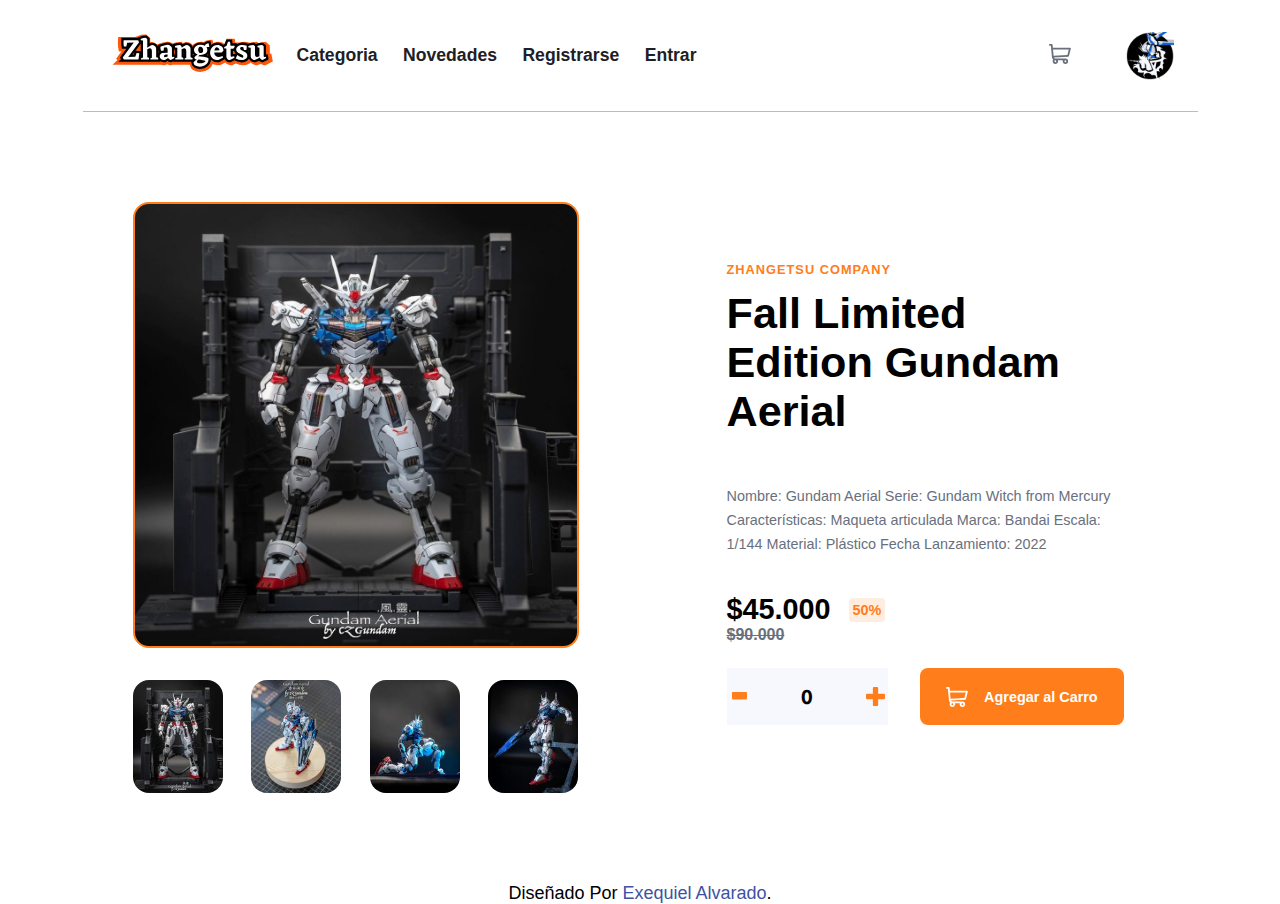
<file: index.html>
<!DOCTYPE html>
<html lang="en">
<head>
  <meta charset="UTF-8">
  <meta name="viewport" content="width=device-width, initial-scale=1.0"> <!-- displays site properly based on user's device -->

  <link rel="icon" type="image/png" sizes="32x32" href="./images/favicon-32x32.png">
  
  <title>Zhangetsu | E-commerce productos</title>
  <link rel="stylesheet" href="./main.css">

  <!-- Feel free to remove these styles or customise in your own stylesheet 👍 -->
  <style>
    .attribution { font-size: 18px; text-align: center; }
    .attribution a { color: hsl(228, 45%, 44%); }
  </style>
</head>
<body>

  <main class="main-container">
    <header class="header">
      <div class="header__navigation">
        
        <img class="header__menu" src="./img/icon-menu.svg" alt="menu icon">
        <a href="index.html">
        <img class="header__logo" src="./img/logo.svg"   alt="logo">
        </a>

          <!-- menu navbar-->
        <nav class="navbar">
          <ul class="navbar__items">
            
            <li><a class="modal-navbar__link" href="/html/categoria.html">Categoria</a></li> 
            
            <li><a class="modal-navbar__link" href="/html/novedades.html">Novedades</a></li>
         
            <li><a class="modal-navbar__link" href="/html/registrarse.html">Registrarse</a></li>
    
            <li><a class="modal-navbar__link" href="/html/login.html">Entrar</a></li>
           
          </ul>
        </nav>

      </div>




     <!--inicio  modal navbar-->
      <div class="modal-navbar__background">
        <nav class="modal-navbar">
          <img class="modal-navbar__close-icon" src="./img/icon-close.svg" alt="">
          <ul class="modal-navbar__items">
            <li><a class="modal-navbar__link" href="/html/categoria.html">Categoria</a></li> 
            
            <li><a class="modal-navbar__link" href="/html/novedades.html">Novedades</a></li>
         
            <li><a class="modal-navbar__link" href="/html/registrarse.html">Registrarse</a></li>
    
            <li><a class="modal-navbar__link" href="/html/login.html">Entrar</a></li>
          </ul>
        </nav>
      </div>

     <!--final modal navbar-->
      <div class="header__cart-avatar">
        <div class="header__cart">
          <div class="header__cart--notification">0</div>
          <img src="../img/icon-cart.svg" alt="">
        </div>
        <img class="header__avatar" src="./img/image-avatar.png" alt="">
      </div>
    </header>


    <section class="content">
      <article class="gallery">
        <div class="gallery__image-container">
          <img class="gallery__previus" src="./img/icon-previous.svg" alt="previos">
          <img class="gallery__next" src="./img/icon-next.svg" alt="next">
        </div>
        <div class="gallery__thumnails">
          <img id="1" class="gallery__thumnail" src="./img/image-product-1-thumbnail.jpg" alt="thumnail">
          <img id="2" class="gallery__thumnail" src="./img/image-product-2-thumbnail.jpg" alt="thumnail">
          <img id="3" class="gallery__thumnail" src="./img/image-product-3-thumbnail.jpg" alt="thumnail">
          <img id="4" class="gallery__thumnail" src="./img/image-product-4-thumbnail.jpg" alt="thumnail">
        </div>
      </article>

      <article class="details">
       <h2 class="details__company">Zhangetsu Company</h2>
       <h2 class="details__title">Fall Limited Edition Gundam Aerial</h2>
       <p class="details__description">Nombre: Gundam Aerial 
        Serie: Gundam Witch from Mercury
        Características: Maqueta articulada
        Marca: Bandai
        Escala: 1/144
        Material: Plástico
        Fecha Lanzamiento: 2022</p>

        <div class="details__prices">
          <p class="details__now">  $45.000  <span class="details__discount">50%</span> </p>
          <p class="details__before">  $90.000</p>
        </div>
        <div class="details__producto-quantity">
          <div class="input">
            <img class="input__minus" src="../img/icon-minus.svg" alt="minus">
            <input class="input__number" type="text" value="0">
            <img class="input__plus" src="../img/icon-plus.svg" alt="plus">
          </div>
          <button class="details__button"><img src="./img/icon-cart-whiter.svg" alt=""> Agregar al Carro</button>
        </div>
      </article>
    </section>

  <!--inicio cart modal-->
    <div class="cart-modal">
      <p class="cart-modal__title">Carrito de Gundams</p>
       <div class="cart-modal__chekout-container">
          <div class="cart-modal__details-container">
            <img class="cart-modal__image" src="./img/image-product-1-thumbnail.jpg" alt="">
            <div>
              <p class="cart-modal__product">Gundam Aerial Limited Edition...</p>
              <p class="cart-modal__price">$125.000 x 3 <span>$375.000</span></p>
            </div>
            <img class="cart-modal__delete" src="./img/icon-delete.svg" alt="delete">
          </div>
          <button class="cart-modal__chekount">Checkout</button>
       </div>
    </div>
  <!--fin cart modal-->


  </main>

  <footer class="attribution">

    Diseñado Por <a href="https://exequiels.com" target="_blank">Exequiel Alvarado</a>.
  </footer>
  
<!--inicio gallery modal-->
  <div class="modal-gallery__background">
    <article class="modal-gallery">
      <div class="modal-gallery__close-container">
        <img class="modal-gallery__close" src="./img/icon-close.svg" alt="icon close">
      </div>
    
      <div class="modal-gallery__image-container">
        <img class="modal-gallery__previus" src="./img/icon-previous.svg" alt="previos">
        <img class="modal-gallery__next" src="./img/icon-next.svg" alt="next">
      </div>
      <div class="modal-gallery__thumnails">
        <img id="m1" class="modal-gallery__thumnail" src="./img/image-product-1-thumbnail.jpg" alt="thumnail">
        <img id="m2" class="modal-gallery__thumnail" src="./img/image-product-2-thumbnail.jpg" alt="thumnail">
        <img id="m3" class="modal-gallery__thumnail" src="./img/image-product-3-thumbnail.jpg" alt="thumnail">
        <img id="m4" class="modal-gallery__thumnail" src="./img/image-product-4-thumbnail.jpg" alt="thumnail">
      </div>
    </article>
  </div>
<!--fin gallery modal-->

 

 

 
  



  <script src="./js/main.js"></script>
</body>
</html>
</file>
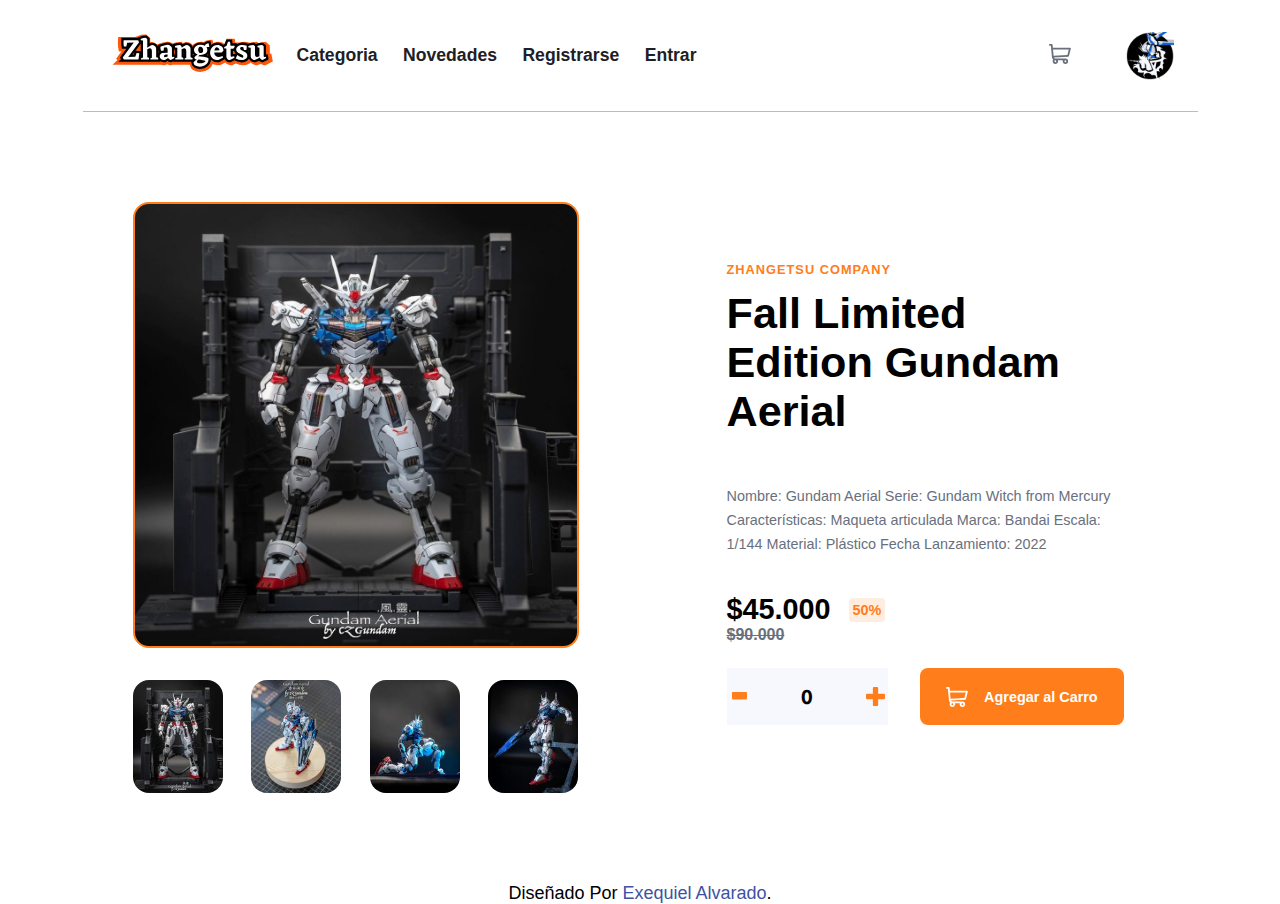
<file: html/index.html>
<!DOCTYPE html>
<html lang="en">
<head>
  <meta charset="UTF-8">
  <meta name="viewport" content="width=device-width, initial-scale=1.0"> <!-- displays site properly based on user's device -->

  <link rel="icon" type="image/png" sizes="32x32" href="./images/favicon-32x32.png">
  
  <title>Zhangetsu | E-commerce productos</title>
  <link rel="stylesheet" href="../main.css">

  <!-- Feel free to remove these styles or customise in your own stylesheet 👍 -->
  <style>
    .attribution { font-size: 18px; text-align: center; }
    .attribution a { color: hsl(228, 45%, 44%); }
  </style>
</head>
<body>

  <main class="main-container">
    <header class="header">
      <div class="header__navigation">
        
        <img class="header__menu" src="../img/icon-menu.svg" alt="menu icon">
        <a href="index.html">
        <img class="header__logo" src="../img/logo.svg"   alt="logo">
        </a>

          <!-- menu navbar-->
        <nav class="navbar">
          <ul class="navbar__items">
            
            <li><a class="modal-navbar__link" href="categoria.html">Categoria</a></li> 
            
            <li><a class="modal-navbar__link" href="novedades.html">Novedades</a></li>
         
            <li><a class="modal-navbar__link" href="registrarse.html">Registrarse</a></li>
    
            <li><a class="modal-navbar__link" href="login.html">Entrar</a></li>
           
          </ul>
        </nav>

      </div>




     <!--inicio  modal navbar-->
      <div class="modal-navbar__background">
        <nav class="modal-navbar">
          <img class="modal-navbar__close-icon" src="../img/icon-close.svg" alt="">
          <ul class="modal-navbar__items">
            <li><a class="modal-navbar__link" href="categoria.html">Categoria</a></li> 
            
            <li><a class="modal-navbar__link" href="novedades.html">Novedades</a></li>
         
            <li><a class="modal-navbar__link" href="registrarse.html">Registrarse</a></li>
    
            <li><a class="modal-navbar__link" href="login.html">Entrar</a></li>
          </ul>
        </nav>
      </div>

     <!--final modal navbar-->
      <div class="header__cart-avatar">
        <div class="header__cart">
          <div class="header__cart--notification">0</div>
          <img src="../img/icon-cart.svg" alt="">
        </div>
        <img class="header__avatar" src="../img/image-avatar.png" alt="">
      </div>
    </header>


    <section class="content">
      <article class="gallery">
        <div class="gallery__image-container">
          <img class="gallery__previus" src="../img/icon-previous.svg" alt="previos">
          <img class="gallery__next" src="../img/icon-next.svg" alt="next">
        </div>
        <div class="gallery__thumnails">
          <img id="1" class="gallery__thumnail" src="../img/image-product-1-thumbnail.jpg" alt="thumnail">
          <img id="2" class="gallery__thumnail" src="../img/image-product-2-thumbnail.jpg" alt="thumnail">
          <img id="3" class="gallery__thumnail" src="../img/image-product-3-thumbnail.jpg" alt="thumnail">
          <img id="4" class="gallery__thumnail" src="../img/image-product-4-thumbnail.jpg" alt="thumnail">
        </div>
      </article>

      <article class="details">
       <h2 class="details__company">Zhangetsu Company</h2>
       <h2 class="details__title">Fall Limited Edition Gundam Aerial</h2>
       <p class="details__description">Nombre: Gundam Aerial 
        Serie: Gundam Witch from Mercury
        Características: Maqueta articulada
        Marca: Bandai
        Escala: 1/144
        Material: Plástico
        Fecha Lanzamiento: 2022</p>

        <div class="details__prices">
          <p class="details__now">  $45.000  <span class="details__discount">50%</span> </p>
          <p class="details__before">  $90.000</p>
        </div>
        <div class="details__producto-quantity">
          <div class="input">
            <img class="input__minus" src="../img/icon-minus.svg" alt="minus">
            <input class="input__number" type="text" value="0">
            <img class="input__plus" src="../img/icon-plus.svg" alt="plus">
          </div>
          <button class="details__button"><img src="../img/icon-cart-whiter.svg" alt=""> Agregar al Carro</button>
        </div>
      </article>
    </section>

  <!--inicio cart modal-->
    <div class="cart-modal">
      <p class="cart-modal__title">Carrito de Gundams</p>
       <div class="cart-modal__chekout-container">
          <div class="cart-modal__details-container">
            <img class="cart-modal__image" src="../img/image-product-1-thumbnail.jpg" alt="">
            <div>
              <p class="cart-modal__product">Gundam Aerial Limited Edition...</p>
              <p class="cart-modal__price">$125.000 x 3 <span>$375.000</span></p>
            </div>
            <img class="cart-modal__delete" src="../img/icon-delete.svg" alt="delete">
          </div>
          <button class="cart-modal__chekount">Checkout</button>
       </div>
    </div>
  <!--fin cart modal-->


  </main>

  <footer class="attribution">

    Diseñado Por <a href="https://exequiels.com" target="_blank">Exequiel Alvarado</a>.
  </footer>
  
<!--inicio gallery modal-->
  <div class="modal-gallery__background">
    <article class="modal-gallery">
      <div class="modal-gallery__close-container">
        <img class="modal-gallery__close" src="../img/icon-close.svg" alt="icon close">
      </div>
    
      <div class="modal-gallery__image-container">
        <img class="modal-gallery__previus" src="../img/icon-previous.svg" alt="previos">
        <img class="modal-gallery__next" src="../img/icon-next.svg" alt="next">
      </div>
      <div class="modal-gallery__thumnails">
        <img id="m1" class="modal-gallery__thumnail" src="../img/image-product-1-thumbnail.jpg" alt="thumnail">
        <img id="m2" class="modal-gallery__thumnail" src="../img/image-product-2-thumbnail.jpg" alt="thumnail">
        <img id="m3" class="modal-gallery__thumnail" src="../img/image-product-3-thumbnail.jpg" alt="thumnail">
        <img id="m4" class="modal-gallery__thumnail" src="../img/image-product-4-thumbnail.jpg" alt="thumnail">
      </div>
    </article>
  </div>
<!--fin gallery modal-->

 

 

 
  



  <script src="../main.js"></script>
</body>
</html>
</file>
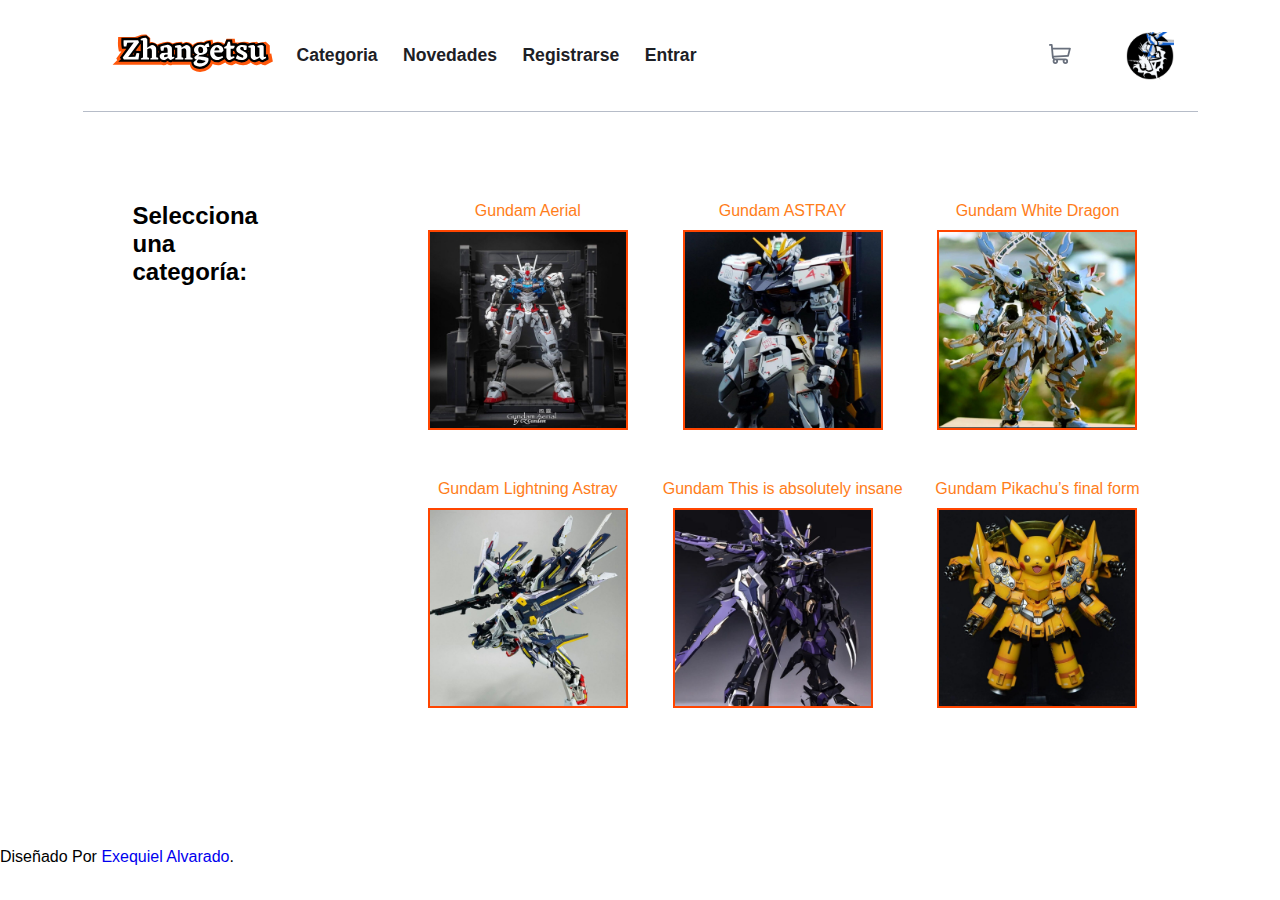
<file: html/categoria.html>
<!DOCTYPE html>
<html lang="en">
<head>
  <meta charset="UTF-8">
  <meta name="viewport" content="width=device-width, initial-scale=1.0"> <!-- displays site properly based on user's device -->

  <link rel="icon" type="image/png" sizes="32x32" href="./images/favicon-32x32.png">
  
  <title>Zhangetsu | E-commerce productos</title>
  <link rel="stylesheet" href="../main.css">

 
</head>
<body>

  <main class="main-container">
    <header class="header">
      <div class="header__navigation">
        
        <img class="header__menu" src="../img/icon-menu.svg" alt="menu icon">
        <a href="../index.html">
        <img class="header__logo" src="../img/logo.svg"   alt="logo">
        </a>

          <!-- menu navbar-->
        <nav class="navbar">
        
          <ul class="navbar__items">
            
            <li><a class="modal-navbar__link" href="categoria.html">Categoria</a></li> 
            
            <li><a class="modal-navbar__link" href="novedades.html">Novedades</a></li>
         
            <li><a class="modal-navbar__link" href="registrarse.html">Registrarse</a></li>
    
            <li><a class="modal-navbar__link" href="login.html">Entrar</a></li>
           
          </ul>
        </nav>

      </div>




     <!--inicio  modal navbar-->
      <!-- <div class="modal-navbar__background">
       
        <nav class="modal-navbar">
          <img class="modal-navbar__close-icon" src="../img/icon-close.svg" alt="">
          <ul class="modal-navbar__items">
            <li><a class="modal-navbar__link" href="categoria.html">Categoria</a></li> 
            
            <li><a class="modal-navbar__link" href="novedades.html">Novedades</a></li>
         
            <li><a class="modal-navbar__link" href="registrarse.html">Registrarse</a></li>
    
            <li><a class="modal-navbar__link" href="login.html">Entrar</a></li>
          </ul>
        </nav>
      </div> -->

     <!--final modal navbar-->
      <div class="header__cart-avatar">
        <div class="header__cart">
          <div class="header__cart--notification">0</div>
          <img src="../img/icon-cart.svg" alt="">
        </div>
        <img class="header__avatar" src="../img/image-avatar.png" alt="">
      </div>
    </header>


    <section class="content">
      <h2 class="category__title">Selecciona una categoría:</h2>
      <div class="category__list">
        <div class="category__item-titulo" href="">Gundam Aerial
          <a class="category__item" href="../html/producto.html">
            <img src="/img/image-product-1.jpg" alt="Miniatura Producto 6">  
          </a>
        </div>
        <div class="category__item-titulo" href="">Gundam ASTRAY
          <a class="category__item" href="../html/producto2.html">
            <img src="/img/image-product-2-1.jpg" alt="Miniatura Producto 6">  
          </a>
        </div>
        <div class="category__item-titulo" href="">Gundam White Dragon
          <a class="category__item" href="../html/producto3.html">
            <img src="/img/image-product-3-1.jpg" alt="Miniatura Producto 6">  
          </a>
        </div>
        <div class="category__item-titulo" href="">Gundam Lightning Astray
          <a class="category__item" href="../html/producto4.html">
            <img src="/img/image-product-4-1.jpg" alt="Miniatura Producto 6">  
          </a>
        </div>
        <div class="category__item-titulo" href="">Gundam This is
           absolutely insane
          <a class="category__item" href="../html/producto5.html">
            <img src="/img/image-product-5-1.jpg" alt="Miniatura Producto 6">  
          </a>
        </div>
        <div class="category__item-titulo" href="">Gundam Pikachu’s final form
          <a class="category__item" href="../html/producto6.html">
            <img src="/img/image-product-6-1.jpg" alt="Miniatura Producto 6">  
          </a>
        </div>
      
      </div>
    </section>
    
    
  </main>

  <footer class="attribution">
    Diseñado Por <a href="https://exequiels.com" target="_blank">Exequiel Alvarado</a>.
  </footer>

  <script src="../js/categoria.js"></script>
</body>
</html>
</file>
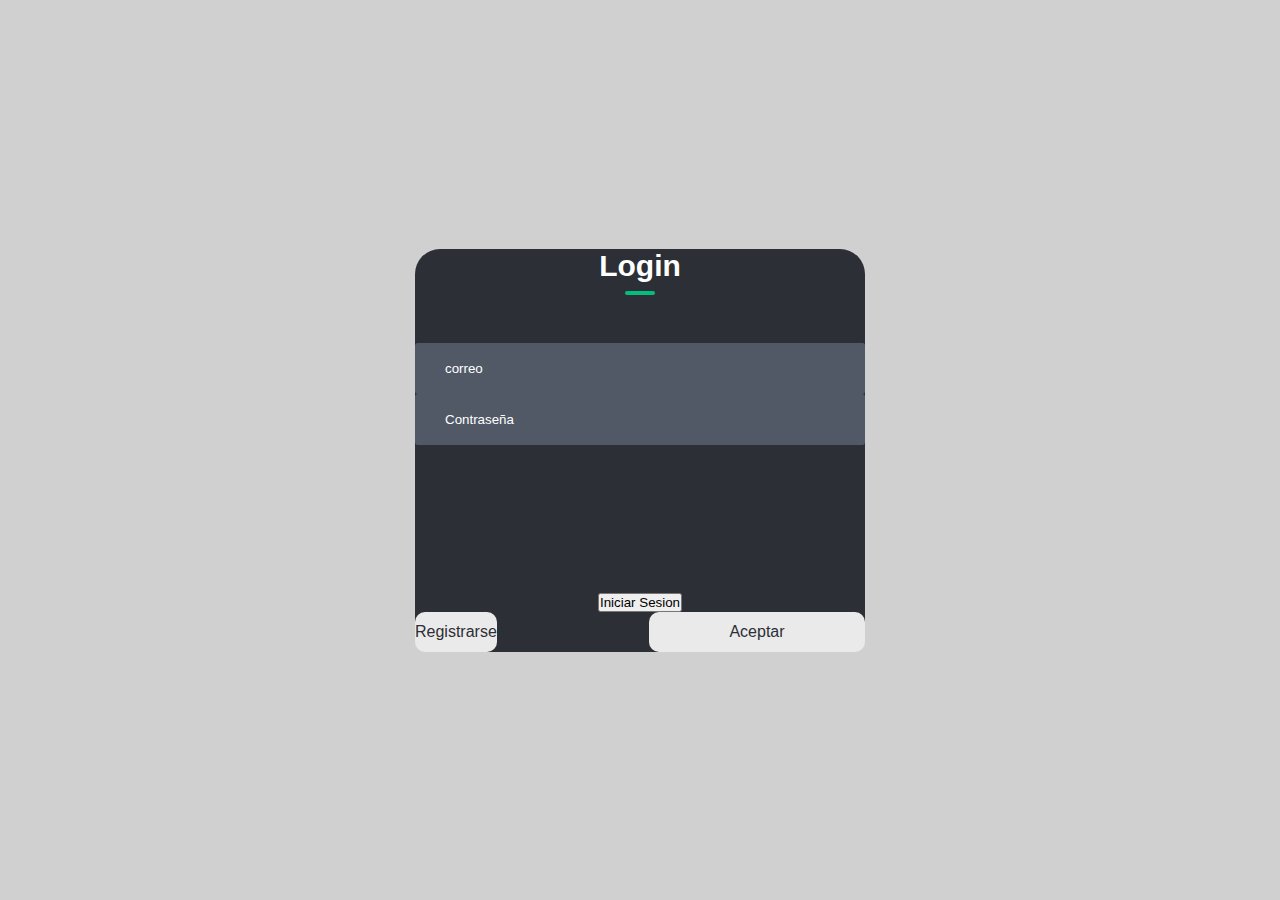
<file: html/login.html>
<!DOCTYPE html>
<html lang="en">
<head>
  <meta charset="UTF-8">
  <meta http-equiv="X-UA-Compatible" content="IE=edge">
  <meta name="viewport" content="width=device-width, initial-scale=1.0">
  <title>formulario</title>
  <link rel="stylesheet" href="../main.css">
  <link rel="stylesheet" href="https://cdnjs.cloudflare.com/ajax/libs/font-awesome/6.4.0/css/all.min.css" integrity="sha512-iecdLmaskl7CVkqkXNQ/ZH/XLlvWZOJyj7Yy7tcenmpD1ypASozpmT/E0iPtmFIB46ZmdtAc9eNBvH0H/ZpiBw==" crossorigin="anonymous" referrerpolicy="no-referrer" />
</head>
<body>
    
    <div class="container">
        <div class="form-content">
          <h1 id="title">Login</h1>
            <form id="login-form">
              <div class="input-group">
                <!--usuarios-->
                
                    <!--correo-->
                  <div class="input-field" >
                    <i class="fa-solid fa-envelope"></i>
                    <input class="input-field" type="email"  id="email" placeholder="correo" name="email">
                  </div>
                      <!--Clave-->
                  <div class="input-field" >
                    <i class="fa-solid fa-lock"></i>
                    <input type="password" placeholder="Contraseña" id="pwd" name="pwd">
                  </div>
                  
                  
                    
                    
                  

              </div>
              <button type="submit"  >Iniciar Sesion</button>
              <div class="btn-field">
                
                <a href="../html/registrarse.html">  <button  id="signUp" type="button" class="disable">Registrarse </button> </a>
                  <button  id="signIn" type="button" class="disable">Aceptar</button>

              </div>
            </form>
            <p id="message"></p>
        </div>
    </div>

    <script src="../js/login.js"></script>
</body>
</html>
</file>
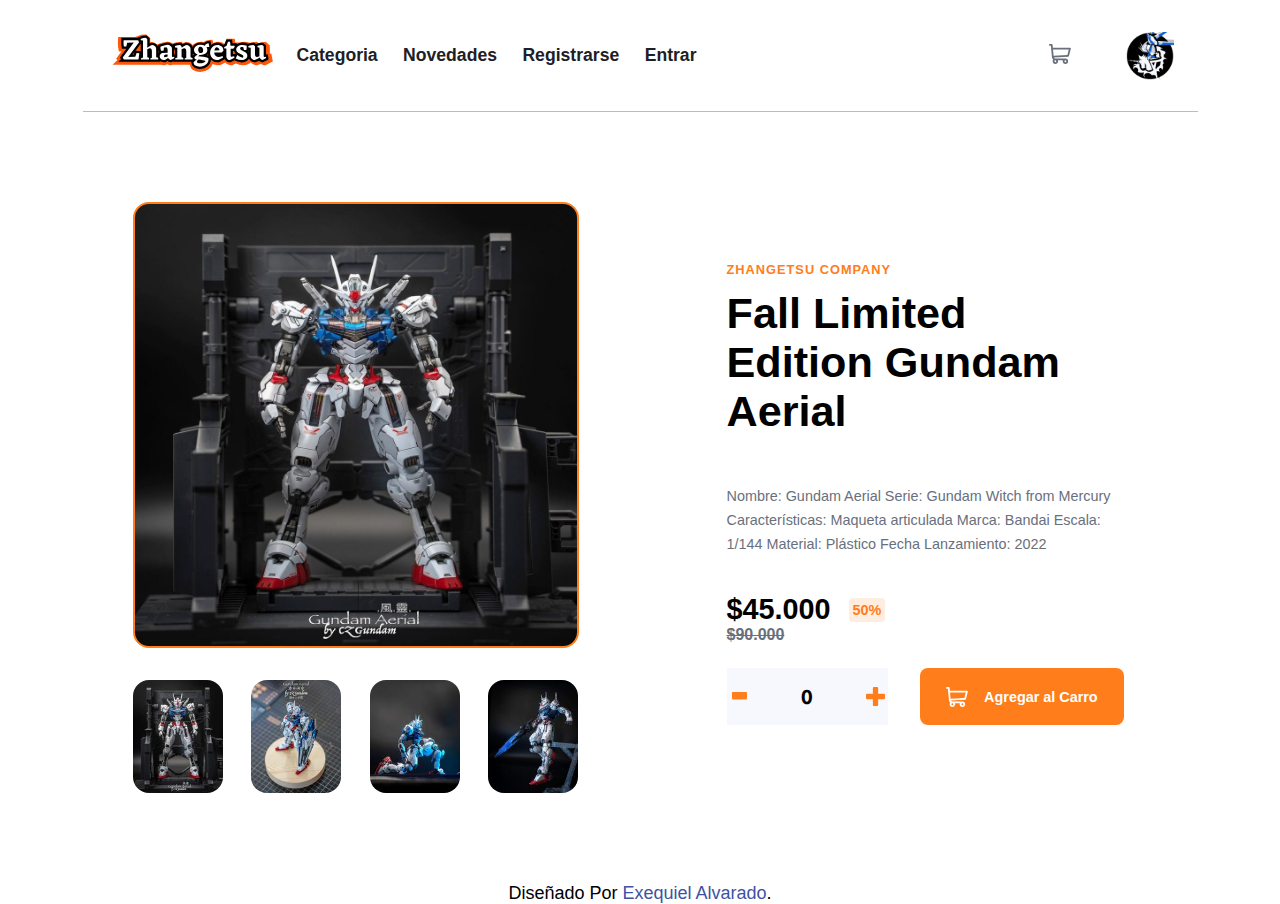
<file: html/novedades.html>
<!DOCTYPE html>
<html lang="en">
<head>
  <meta charset="UTF-8">
  <meta name="viewport" content="width=device-width, initial-scale=1.0"> <!-- displays site properly based on user's device -->

  <link rel="icon" type="image/png" sizes="32x32" href="./images/favicon-32x32.png">
  
  <title>Zhangetsu | E-commerce productos</title>
  <link rel="stylesheet" href="../main.css">

  <!-- Feel free to remove these styles or customise in your own stylesheet 👍 -->
  <style>
    .attribution { font-size: 18px; text-align: center; }
    .attribution a { color: hsl(228, 45%, 44%); }
  </style>
</head>
<body>

  <main class="main-container">
    <header class="header">
      <div class="header__navigation">
        
        <img class="header__menu" src="../img/icon-menu.svg" alt="menu icon">
        <a href="../index.html">
        <img class="header__logo" src="../img/logo.svg"   alt="logo">
        </a>


          <!-- menu navbar-->
        <nav class="navbar">
          <ul class="navbar__items">
            
            <li><a class="modal-navbar__link" href="categoria.html">Categoria</a></li> 
            
            <li><a class="modal-navbar__link" href="novedades.html">Novedades</a></li>
         
            <li><a class="modal-navbar__link" href="registrarse.html">Registrarse</a></li>
    
            <li><a class="modal-navbar__link" href="login.html">Entrar</a></li>
           
          </ul>
        </nav>

      </div>




     <!--inicio  modal navbar-->
      <div class="modal-navbar__background">
        <nav class="modal-navbar">
          <img class="modal-navbar__close-icon" src="../img/icon-close.svg" alt="">
          <ul class="modal-navbar__items">
            <li><a class="modal-navbar__link" href="categoria.html">Categoria</a></li> 
            
            <li><a class="modal-navbar__link" href="novedades.html">Novedades</a></li>
         
            <li><a class="modal-navbar__link" href="registrarse.html">Registrarse</a></li>
    
            <li><a class="modal-navbar__link" href="login.html">Entrar</a></li>
          </ul>
        </nav>
      </div>

     <!--final modal navbar-->
      <div class="header__cart-avatar">
        <div class="header__cart">
          <div class="header__cart--notification">0</div>
          <img src="../img/icon-cart.svg" alt="">
        </div>
        <img class="header__avatar" src="../img/image-avatar.png" alt="">
      </div>
    </header>


    <section class="content">
      <article class="gallery">
        <div class="gallery__image-container">
          <img class="gallery__previus" src="../img/icon-previous.svg" alt="previos">
          <img class="gallery__next" src="../img/icon-next.svg" alt="next">
        </div>
        <div class="gallery__thumnails">
          <img id="1" class="gallery__thumnail" src="../img/image-product-1-thumbnail.jpg" alt="thumnail">
          <img id="2" class="gallery__thumnail" src="../img/image-product-2-thumbnail.jpg" alt="thumnail">
          <img id="3" class="gallery__thumnail" src="../img/image-product-3-thumbnail.jpg" alt="thumnail">
          <img id="4" class="gallery__thumnail" src="../img/image-product-4-thumbnail.jpg" alt="thumnail">
        </div>
      </article>

      <article class="details">
       <h2 class="details__company">Zhangetsu Company</h2>
       <h2 class="details__title">Fall Limited Edition Gundam Aerial</h2>
       <p class="details__description">Nombre: Gundam Aerial 
        Serie: Gundam Witch from Mercury
        Características: Maqueta articulada
        Marca: Bandai
        Escala: 1/144
        Material: Plástico
        Fecha Lanzamiento: 2022</p>

        <div class="details__prices">
          <p class="details__now">  $45.000  <span class="details__discount">50%</span> </p>
          <p class="details__before">  $90.000</p>
        </div>
        <div class="details__producto-quantity">
          <div class="input">
            <img class="input__minus" src="../img/icon-minus.svg" alt="minus">
            <input class="input__number" type="text" value="0">
            <img class="input__plus" src="../img/icon-plus.svg" alt="plus">
          </div>
          <button class="details__button"><img src="../img/icon-cart-whiter.svg" alt=""> Agregar al Carro</button>
        </div>
      </article>
    </section>

  <!--inicio cart modal-->
    <div class="cart-modal">
      <p class="cart-modal__title">Carrito de Gundams</p>
       <div class="cart-modal__chekout-container">
          <div class="cart-modal__details-container">
            <img class="cart-modal__image" src="../img/image-product-1-thumbnail.jpg" alt="">
            <div>
              <p class="cart-modal__product">Gundam Aerial Limited Edition...</p>
              <p class="cart-modal__price">$125.000 x 3 <span>$375.000</span></p>
            </div>
            <img class="cart-modal__delete" src="../img/icon-delete.svg" alt="delete">
          </div>
          <button class="cart-modal__chekount">Checkout</button>
       </div>
    </div>
  <!--fin cart modal-->


  </main>

  <footer class="attribution">

    Diseñado Por <a href="https://exequiels.com" target="_blank">Exequiel Alvarado</a>.
  </footer>
  
<!--inicio gallery modal-->
  <div class="modal-gallery__background">
    <article class="modal-gallery">
      <div class="modal-gallery__close-container">
        <img class="modal-gallery__close" src="../img/icon-close.svg" alt="icon close">
      </div>
    
      <div class="modal-gallery__image-container">
        <img class="modal-gallery__previus" src="../img/icon-previous.svg" alt="previos">
        <img class="modal-gallery__next" src="../img/icon-next.svg" alt="next">
      </div>
      <div class="modal-gallery__thumnails">
        <img id="m1" class="modal-gallery__thumnail" src="../img/image-product-1-thumbnail.jpg" alt="thumnail">
        <img id="m2" class="modal-gallery__thumnail" src="../img/image-product-2-thumbnail.jpg" alt="thumnail">
        <img id="m3" class="modal-gallery__thumnail" src="../img/image-product-3-thumbnail.jpg" alt="thumnail">
        <img id="m4" class="modal-gallery__thumnail" src="../img/image-product-4-thumbnail.jpg" alt="thumnail">
      </div>
    </article>
  </div>
<!--fin gallery modal-->

 

 

 
  



  <script src="../js/main.js"></script>
</body>
</html>
</file>
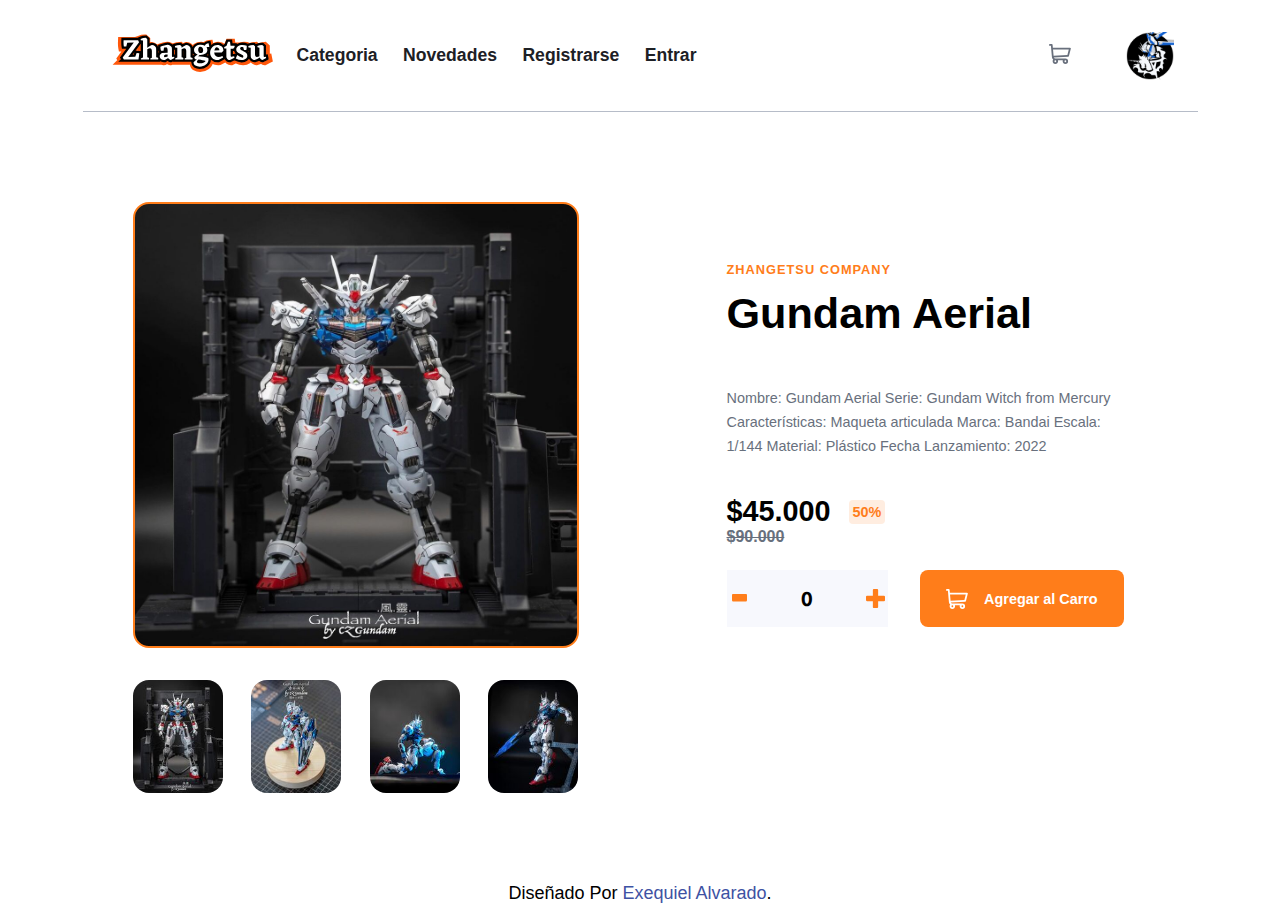
<file: html/producto.html>
<!DOCTYPE html>
<html lang="en">
<head>
  <meta charset="UTF-8">
  <meta name="viewport" content="width=device-width, initial-scale=1.0"> <!-- displays site properly based on user's device -->

  <link rel="icon" type="image/png" sizes="32x32" href="./images/favicon-32x32.png">
  
  <title>Zhangetsu | E-commerce productos</title>
  <link rel="stylesheet" href="../main.css">

  <!-- Feel free to remove these styles or customise in your own stylesheet 👍 -->
  <style>
    .attribution { font-size: 18px; text-align: center; }
    .attribution a { color: hsl(228, 45%, 44%); }
  </style>
</head>
<body>

  <main class="main-container">
    <header class="header">
      <div class="header__navigation">
        
        <img class="header__menu" src="../img/icon-menu.svg" alt="menu icon">
        <a href="../index.html">
        <img class="header__logo" src="../img/logo.svg"   alt="logo">
        </a>

          <!-- menu navbar-->
        <nav class="navbar">
          <ul class="navbar__items">
            
            <li><a class="modal-navbar__link" href="categoria.html">Categoria</a></li> 
            
            <li><a class="modal-navbar__link" href="novedades.html">Novedades</a></li>
         
            <li><a class="modal-navbar__link" href="registrarse.html">Registrarse</a></li>
    
            <li><a class="modal-navbar__link" href="login.html">Entrar</a></li>
           
          </ul>
        </nav>

      </div>




     <!--inicio  modal navbar-->
      <div class="modal-navbar__background">
        <nav class="modal-navbar">
          <img class="modal-navbar__close-icon" src="../img/icon-close.svg" alt="">
          <ul class="modal-navbar__items">
            <li><a class="modal-navbar__link" href="categoria.html">Categoria</a></li> 
            
            <li><a class="modal-navbar__link" href="novedades.html">Novedades</a></li>
         
            <li><a class="modal-navbar__link" href="registrarse.html">Registrarse</a></li>
    
            <li><a class="modal-navbar__link" href="login.html">Entrar</a></li>
          </ul>
        </nav>
      </div>

     <!--final modal navbar-->
      <div class="header__cart-avatar">
        <div class="header__cart">
          <div class="header__cart--notification">0</div>
          <img src="../img/icon-cart.svg" alt="">
        </div>
        <img class="header__avatar" src="../img/image-avatar.png" alt="">
      </div>
    </header>


    <section class="content">
      <article class="gallery">
        <div class="gallery__image-container">
          <img class="gallery__previus" src="../img/icon-previous.svg" alt="previos">
          <img class="gallery__next" src="../img/icon-next.svg" alt="next">
        </div>
        <div class="gallery__thumnails">
          <img id="1" class="gallery__thumnail" src="../img/image-product-1-thumbnail.jpg" alt="thumnail">
          <img id="2" class="gallery__thumnail" src="../img/image-product-2-thumbnail.jpg" alt="thumnail">
          <img id="3" class="gallery__thumnail" src="../img/image-product-3-thumbnail.jpg" alt="thumnail">
          <img id="4" class="gallery__thumnail" src="../img/image-product-4-thumbnail.jpg" alt="thumnail">
        </div>
      </article>

      <article class="details">
       <h2 class="details__company">Zhangetsu Company</h2>
       <h2 class="details__title"> Gundam Aerial</h2>
       <p class="details__description">Nombre: Gundam Aerial 
        Serie: Gundam Witch from Mercury
        Características: Maqueta articulada
        Marca: Bandai
        Escala: 1/144
        Material: Plástico
        Fecha Lanzamiento: 2022</p>

        <div class="details__prices">
          <p class="details__now">  $45.000  <span class="details__discount">50%</span> </p>
          <p class="details__before">  $90.000</p>
        </div>
        <div class="details__producto-quantity">
          <div class="input">
            <img class="input__minus" src="../img/icon-minus.svg" alt="minus">
            <input class="input__number" type="text" value="0">
            <img class="input__plus" src="../img/icon-plus.svg" alt="plus">
          </div>
          <button class="details__button"><img src="../img/icon-cart-whiter.svg" alt=""> Agregar al Carro</button>
        </div>
      </article>
    </section>

  <!--inicio cart modal-->
    <div class="cart-modal">
      <p class="cart-modal__title">Carrito de Gundams</p>
       <div class="cart-modal__chekout-container">
          <div class="cart-modal__details-container">
            <img class="cart-modal__image" src="../img/image-product-1-thumbnail.jpg" alt="">
            <div>
              <p class="cart-modal__product">Gundam Aerial Limited Edition...</p>
              <p class="cart-modal__price">$125.000 x 3 <span>$375.000</span></p>
            </div>
            <img class="cart-modal__delete" src="../img/icon-delete.svg" alt="delete">
          </div>
          <button class="cart-modal__chekount">Checkout</button>
       </div>
    </div>
  <!--fin cart modal-->


  </main>

  <footer class="attribution">

    Diseñado Por <a href="https://exequiels.com" target="_blank">Exequiel Alvarado</a>.
  </footer>
  
<!--inicio gallery modal-->
  <div class="modal-gallery__background">
    <article class="modal-gallery">
      <div class="modal-gallery__close-container">
        <img class="modal-gallery__close" src="../img/icon-close.svg" alt="icon close">
      </div>
    
      <div class="modal-gallery__image-container">
        <img class="modal-gallery__previus" src="../img/icon-previous.svg" alt="previos">
        <img class="modal-gallery__next" src="../img/icon-next.svg" alt="next">
      </div>
      <div class="modal-gallery__thumnails">
        <img id="m1" class="modal-gallery__thumnail" src="../img/image-product-1-thumbnail.jpg" alt="thumnail">
        <img id="m2" class="modal-gallery__thumnail" src="../img/image-product-2-thumbnail.jpg" alt="thumnail">
        <img id="m3" class="modal-gallery__thumnail" src="../img/image-product-3-thumbnail.jpg" alt="thumnail">
        <img id="m4" class="modal-gallery__thumnail" src="../img/image-product-4-thumbnail.jpg" alt="thumnail">
      </div>
    </article>
  </div>
<!--fin gallery modal-->

 

 

 
  



  <script src="../js/main.js"></script>
</body>
</html>
</file>
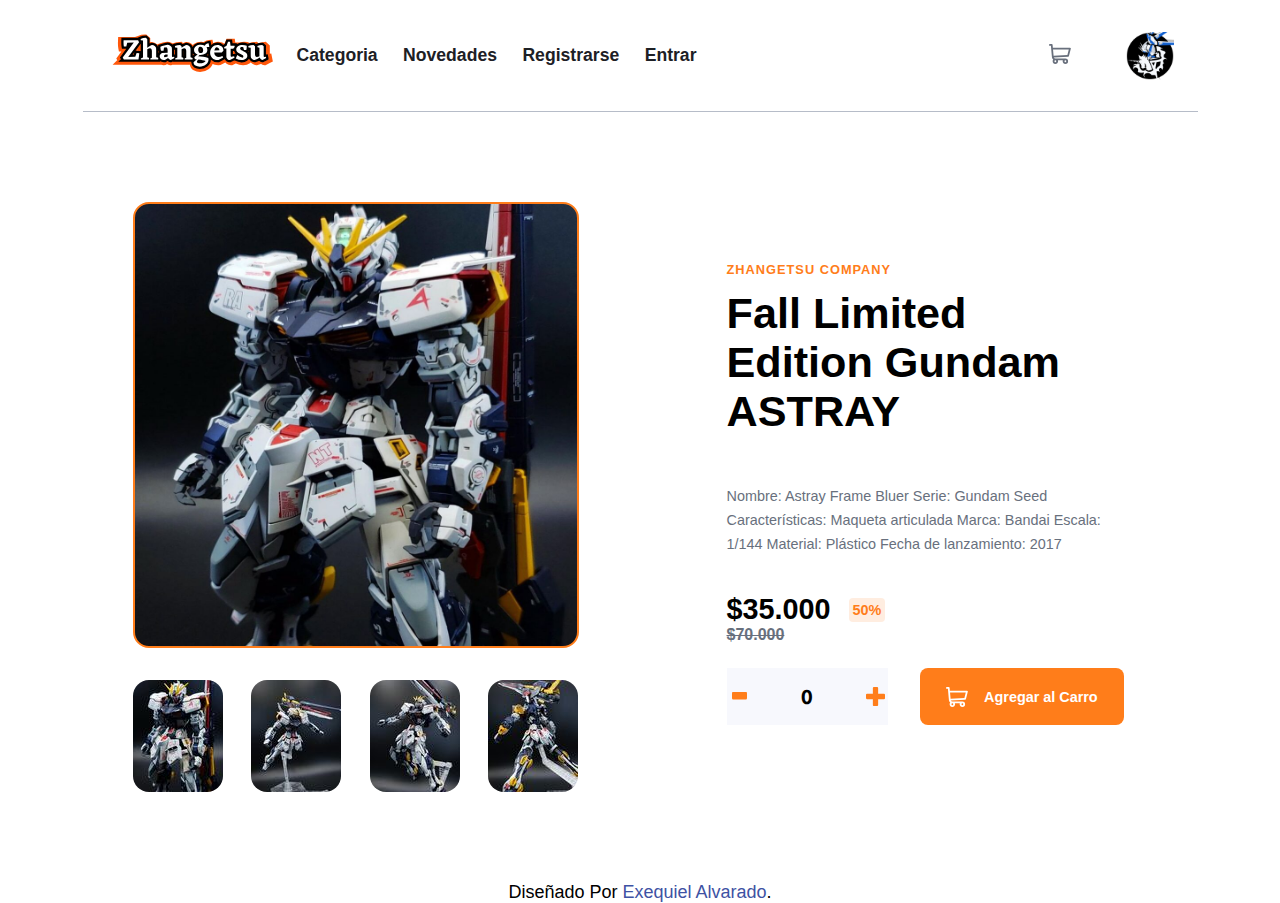
<file: html/producto2.html>
<!DOCTYPE html>
<html lang="en">
<head>
  <meta charset="UTF-8">
  <meta name="viewport" content="width=device-width, initial-scale=1.0"> <!-- displays site properly based on user's device -->

  <link rel="icon" type="image/png" sizes="32x32" href="./images/favicon-32x32.png">
  
  <title>Zhangetsu | E-commerce productos</title>
  <link rel="stylesheet" href="../main.css">

  <!-- Feel free to remove these styles or customise in your own stylesheet 👍 -->
  <style>
    .attribution { font-size: 18px; text-align: center; }
    .attribution a { color: hsl(228, 45%, 44%); }
  </style>
</head>
<body>

  <main class="main-container">
    <header class="header">
      <div class="header__navigation">
        
        <img class="header__menu" src="../img/icon-menu.svg" alt="menu icon">
        <a href="../index.html">
        <img class="header__logo" src="../img/logo.svg"   alt="logo">
        </a>

          <!-- menu navbar-->
        <nav class="navbar">
          <ul class="navbar__items">
            
            <li><a class="modal-navbar__link" href="categoria.html">Categoria</a></li> 
            
            <li><a class="modal-navbar__link" href="novedades.html">Novedades</a></li>
         
            <li><a class="modal-navbar__link" href="registrarse.html">Registrarse</a></li>
    
            <li><a class="modal-navbar__link" href="login.html">Entrar</a></li>
           
          </ul>
        </nav>

      </div>




     <!--inicio  modal navbar-->
      <div class="modal-navbar__background">
        <nav class="modal-navbar">
          <img class="modal-navbar__close-icon" src="../img/icon-close.svg" alt="">
          <ul class="modal-navbar__items">
            <li><a class="modal-navbar__link" href="categoria.html">Categoria</a></li> 
            
            <li><a class="modal-navbar__link" href="novedades.html">Novedades</a></li>
         
            <li><a class="modal-navbar__link" href="registrarse.html">Registrarse</a></li>
    
            <li><a class="modal-navbar__link" href="login.html">Entrar</a></li>
          </ul>
        </nav>
      </div>

     <!--final modal navbar-->
      <div class="header__cart-avatar">
        <div class="header__cart">
          <div class="header__cart--notification">0</div>
          <img src="../img/icon-cart.svg" alt="">
        </div>
        <img class="header__avatar" src="../img/image-avatar.png" alt="">
      </div>
    </header>


    <section class="content">
      <article class="gallery">
        <div class="gallery__image-container" >
           <style >
            .gallery__image-container{
              background-image: url('../img/image-product-2-1.jpg');
            }
            
          </style> 
          <img class="gallery__previus" src="../img/icon-previous.svg" alt="previos">
          <img class="gallery__next" src="../img/icon-next.svg" alt="next">
        </div>
        <div class="gallery__thumnails">
          <img id="1" class="gallery__thumnail" src="../img/image-product-2-1-thumbnail.jpg" alt="thumnail">
          <img id="2" class="gallery__thumnail" src="../img/image-product-2-2-thumbnail.jpg" alt="thumnail">
          <img id="3" class="gallery__thumnail" src="../img/image-product-2-3-thumbnail.jpg" alt="thumnail">
          <img id="4" class="gallery__thumnail" src="../img/image-product-2-4-thumbnail.jpg" alt="thumnail">
        </div>
      </article>

      <article class="details">
       <h2 class="details__company">Zhangetsu Company</h2>
       <h2 class="details__title">Fall Limited Edition Gundam ASTRAY</h2>
       <p class="details__description">Nombre: Astray  Frame Bluer
        Serie: Gundam Seed
        Características: Maqueta articulada
        Marca: Bandai  
        Escala: 1/144
        Material: Plástico
        Fecha de lanzamiento: 2017</p>

        <div class="details__prices">
          <p class="details__now">  $35.000  <span class="details__discount">50%</span> </p>
          <p class="details__before">  $70.000</p>
        </div>
        <div class="details__producto-quantity">
          <div class="input">
            <img class="input__minus" src="../img/icon-minus.svg" alt="minus">
            <input class="input__number" type="text" value="0">
            <img class="input__plus" src="../img/icon-plus.svg" alt="plus">
          </div>
          <button class="details__button"><img src="../img/icon-cart-whiter.svg" alt=""> Agregar al Carro</button>
        </div>
      </article>
    </section>

  <!--inicio cart modal-->
    <div class="cart-modal">
      <p class="cart-modal__title">Carrito de Gundams</p>
       <div class="cart-modal__chekout-container">
          <div class="cart-modal__details-container">
            <img class="cart-modal__image" src="../img/image-product-2-1-thumbnail.jpg" alt="">
            <div>
              <p class="cart-modal__product">Gundam Aerial Limited Edition...</p>
              <p class="cart-modal__price">$125.000 x 3 <span>$375.000</span></p>
            </div>
            <img class="cart-modal__delete" src="../img/icon-delete.svg" alt="delete">
          </div>
          <button class="cart-modal__chekount">Checkout</button>
       </div>
    </div>
  <!--fin cart modal-->


  </main>

  <footer class="attribution">

    Diseñado Por <a href="https://exequiels.com" target="_blank">Exequiel Alvarado</a>.
  </footer>
  
<!--inicio gallery modal-->
  <div class="modal-gallery__background">
    <article class="modal-gallery">
      <div class="modal-gallery__close-container">
        <img class="modal-gallery__close" src="../img/icon-close.svg" alt="icon close">
      </div>
    
      <div class="modal-gallery__image-container">
        <style >
          .modal-gallery__image-container{
            background-image: url('../img/image-product-2-1.jpg');
          }
          
        </style> 
        <img class="modal-gallery__previus" src="../img/icon-previous.svg" alt="previos">
        <img class="modal-gallery__next" src="../img/icon-next.svg" alt="next">
      </div>
      <div class="modal-gallery__thumnails">
        <img id="m1" class="modal-gallery__thumnail" src="../img/image-product-2-1-thumbnail.jpg" alt="thumnail">
        <img id="m2" class="modal-gallery__thumnail" src="../img/image-product-2-2-thumbnail.jpg" alt="thumnail">
        <img id="m3" class="modal-gallery__thumnail" src="../img/image-product-2-3-thumbnail.jpg" alt="thumnail">
        <img id="m4" class="modal-gallery__thumnail" src="../img/image-product-2-4-thumbnail.jpg" alt="thumnail">
      </div>
    </article>
  </div>
<!--fin gallery modal-->

 

 

 
  



  <script src="../js/main2.js"></script>
</body>
</html>
</file>
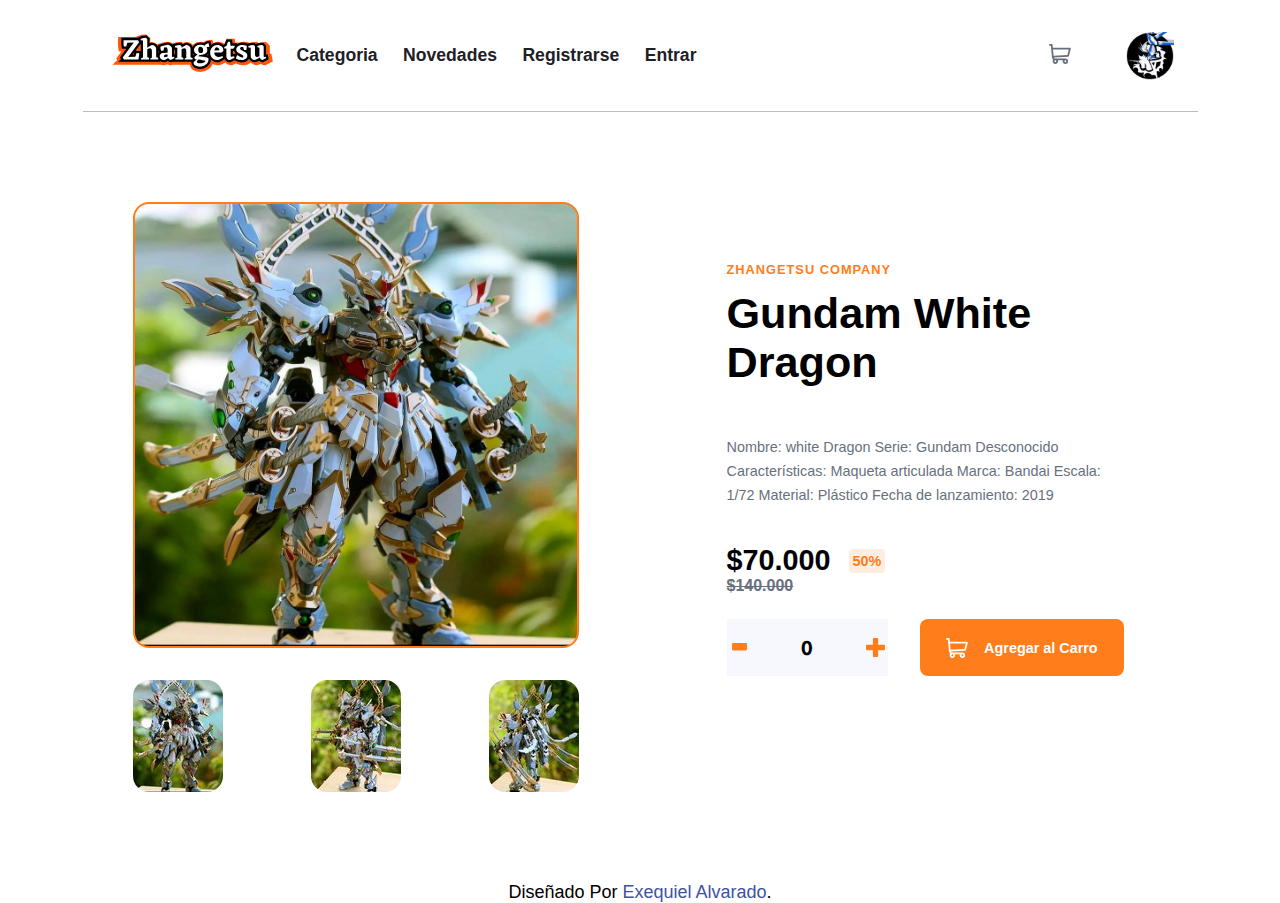
<file: html/producto3.html>
<!DOCTYPE html>
<html lang="en">
<head>
  <meta charset="UTF-8">
  <meta name="viewport" content="width=device-width, initial-scale=1.0"> <!-- displays site properly based on user's device -->

  <link rel="icon" type="image/png" sizes="32x32" href="./images/favicon-32x32.png">
  
  <title>Zhangetsu | E-commerce productos</title>
  <link rel="stylesheet" href="../main.css">

  <!-- Feel free to remove these styles or customise in your own stylesheet 👍 -->
  <style>
    .attribution { font-size: 18px; text-align: center; }
    .attribution a { color: hsl(228, 45%, 44%); }
  </style>
</head>
<body>

  <main class="main-container">
    <header class="header">
      <div class="header__navigation">
        
        <img class="header__menu" src="../img/icon-menu.svg" alt="menu icon">
        <a href="../index.html">
        <img class="header__logo" src="../img/logo.svg"   alt="logo">
        </a>

          <!-- menu navbar-->
        <nav class="navbar">
          <ul class="navbar__items">
            
            <li><a class="modal-navbar__link" href="categoria.html">Categoria</a></li> 
            
            <li><a class="modal-navbar__link" href="novedades.html">Novedades</a></li>
         
            <li><a class="modal-navbar__link" href="registrarse.html">Registrarse</a></li>
    
            <li><a class="modal-navbar__link" href="login.html">Entrar</a></li>
           
          </ul>
        </nav>

      </div>




     <!--inicio  modal navbar-->
      <div class="modal-navbar__background">
        <nav class="modal-navbar">
          <img class="modal-navbar__close-icon" src="../img/icon-close.svg" alt="">
          <ul class="modal-navbar__items">
            <li><a class="modal-navbar__link" href="categoria.html">Categoria</a></li> 
            
            <li><a class="modal-navbar__link" href="novedades.html">Novedades</a></li>
         
            <li><a class="modal-navbar__link" href="registrarse.html">Registrarse</a></li>
    
            <li><a class="modal-navbar__link" href="login.html">Entrar</a></li>
          </ul>
        </nav>
      </div>

     <!--final modal navbar-->
      <div class="header__cart-avatar">
        <div class="header__cart">
          <div class="header__cart--notification">0</div>
          <img src="../img/icon-cart.svg" alt="">
        </div>
        <img class="header__avatar" src="../img/image-avatar.png" alt="">
      </div>
    </header>


    <section class="content">
      <article class="gallery">
        <div class="gallery__image-container" >
           <style >
            .gallery__image-container{
              background-image: url('../img/image-product-3-1.jpg');
            }
            
          </style> 
          <img class="gallery__previus" src="../img/icon-previous.svg" alt="previos">
          <img class="gallery__next" src="../img/icon-next.svg" alt="next">
        </div>
        <div class="gallery__thumnails">
          <img id="1" class="gallery__thumnail" src="../img/image-product-3-1-thumbnail.jpg" alt="thumnail">
          <img id="2" class="gallery__thumnail" src="../img/image-product-3-2-thumbnail.jpg" alt="thumnail">
          <img id="3" class="gallery__thumnail" src="../img/image-product-3-3-thumbnail.jpg" alt="thumnail">
          
        </div>
      </article>

      <article class="details">
       <h2 class="details__company">Zhangetsu Company</h2>
       <h2 class="details__title"> Gundam  White Dragon</h2>
       <p class="details__description">Nombre:  white Dragon
        Serie: Gundam Desconocido
        Características: Maqueta articulada
        Marca: Bandai  
        Escala: 1/72
        Material: Plástico
        Fecha de lanzamiento: 2019</p>

        <div class="details__prices">
          <p class="details__now">  $70.000  <span class="details__discount">50%</span> </p>
          <p class="details__before">  $140.000</p>
        </div>
        <div class="details__producto-quantity">
          <div class="input">
            <img class="input__minus" src="../img/icon-minus.svg" alt="minus">
            <input class="input__number" type="text" value="0">
            <img class="input__plus" src="../img/icon-plus.svg" alt="plus">
          </div>
          <button class="details__button"><img src="../img/icon-cart-whiter.svg" alt=""> Agregar al Carro</button>
        </div>
      </article>
    </section>

  <!--inicio cart modal-->
    <div class="cart-modal">
      <p class="cart-modal__title">Carrito de Gundams</p>
       <div class="cart-modal__chekout-container">
          <div class="cart-modal__details-container">
            <img class="cart-modal__image" src="../img/image-product-3-1-thumbnail.jpg" alt="">
            <div>
              <p class="cart-modal__product">Gundam Aerial Limited Edition...</p>
              <p class="cart-modal__price">$125.000 x 3 <span>$375.000</span></p>
            </div>
            <img class="cart-modal__delete" src="../img/icon-delete.svg" alt="delete">
          </div>
          <button class="cart-modal__chekount">Checkout</button>
       </div>
    </div>
  <!--fin cart modal-->


  </main>

  <footer class="attribution">

    Diseñado Por <a href="https://exequiels.com" target="_blank">Exequiel Alvarado</a>.
  </footer>
  
<!--inicio gallery modal-->
  <div class="modal-gallery__background">
    <article class="modal-gallery">
      <div class="modal-gallery__close-container">
        <img class="modal-gallery__close" src="../img/icon-close.svg" alt="icon close">
      </div>
    
      <div class="modal-gallery__image-container">
        <style >
          .modal-gallery__image-container{
            background-image: url('../img/image-product-3-1.jpg');
          }
          
        </style> 
        <img class="modal-gallery__previus" src="../img/icon-previous.svg" alt="previos">
        <img class="modal-gallery__next" src="../img/icon-next.svg" alt="next">
      </div>
      <div class="modal-gallery__thumnails">
        <img id="m1" class="modal-gallery__thumnail" src="../img/image-product-3-1-thumbnail.jpg" alt="thumnail">
        <img id="m2" class="modal-gallery__thumnail" src="../img/image-product-3-2-thumbnail.jpg" alt="thumnail">
        <img id="m3" class="modal-gallery__thumnail" src="../img/image-product-3-3-thumbnail.jpg" alt="thumnail">
       
      </div>
    </article>
  </div>
<!--fin gallery modal-->

 

 

 
  



  <script src="../js/main3.js"></script>
</body>
</html>
</file>
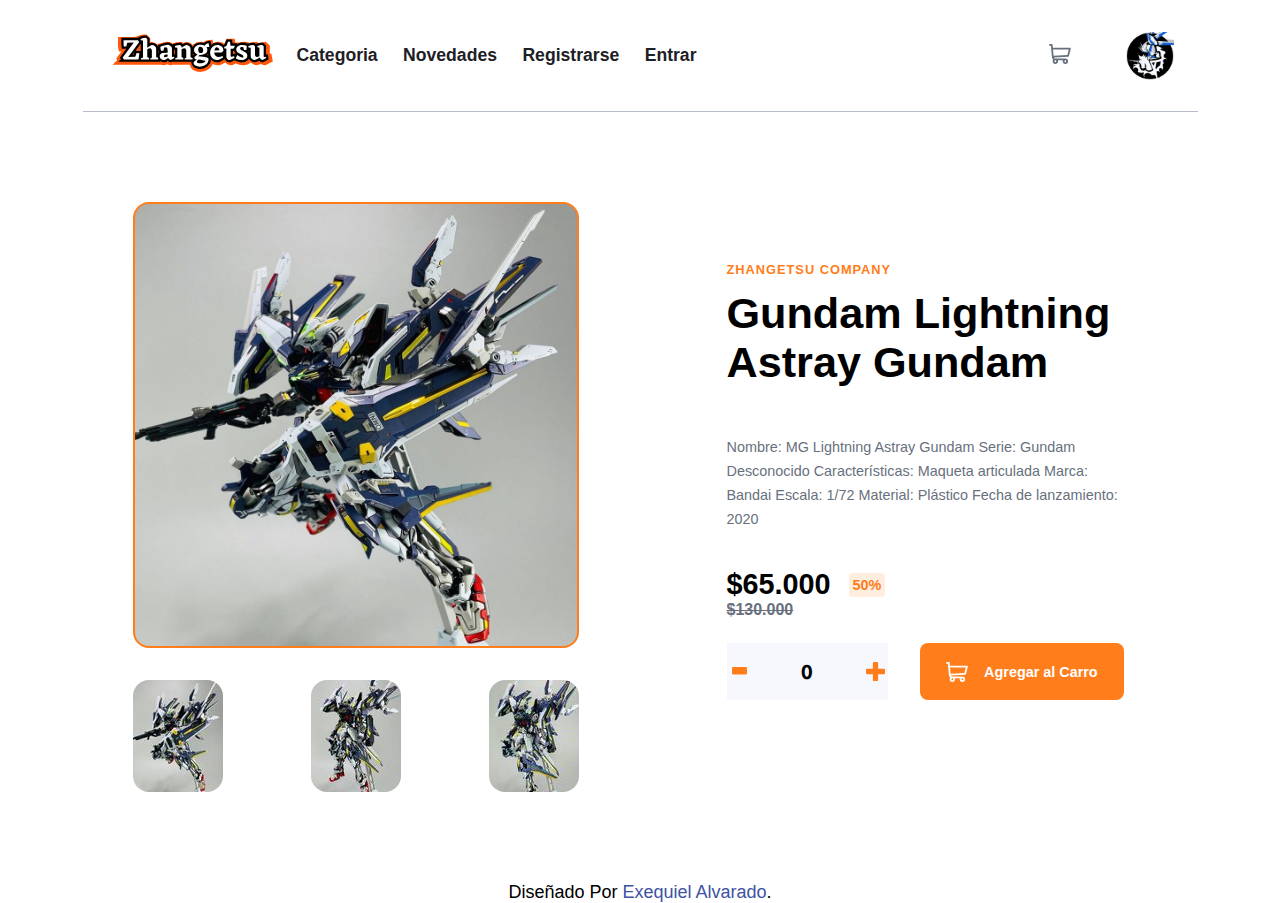
<file: html/producto4.html>
<!DOCTYPE html>
<html lang="en">
<head>
  <meta charset="UTF-8">
  <meta name="viewport" content="width=device-width, initial-scale=1.0"> <!-- displays site properly based on user's device -->

  <link rel="icon" type="image/png" sizes="32x32" href="./images/favicon-32x32.png">
  
  <title>Zhangetsu | E-commerce productos</title>
  <link rel="stylesheet" href="../main.css">

  <!-- Feel free to remove these styles or customise in your own stylesheet 👍 -->
  <style>
    .attribution { font-size: 18px; text-align: center; }
    .attribution a { color: hsl(228, 45%, 44%); }
  </style>
</head>
<body>

  <main class="main-container">
    <header class="header">
      <div class="header__navigation">
        
        <img class="header__menu" src="../img/icon-menu.svg" alt="menu icon">
        <a href="../index.html">
        <img class="header__logo" src="../img/logo.svg"   alt="logo">
        </a>

          <!-- menu navbar-->
        <nav class="navbar">
          <ul class="navbar__items">
            
            <li><a class="modal-navbar__link" href="categoria.html">Categoria</a></li> 
            
            <li><a class="modal-navbar__link" href="novedades.html">Novedades</a></li>
         
            <li><a class="modal-navbar__link" href="registrarse.html">Registrarse</a></li>
    
            <li><a class="modal-navbar__link" href="login.html">Entrar</a></li>
           
          </ul>
        </nav>

      </div>




     <!--inicio  modal navbar-->
      <div class="modal-navbar__background">
        <nav class="modal-navbar">
          <img class="modal-navbar__close-icon" src="../img/icon-close.svg" alt="">
          <ul class="modal-navbar__items">
            <li><a class="modal-navbar__link" href="categoria.html">Categoria</a></li> 
            
            <li><a class="modal-navbar__link" href="novedades.html">Novedades</a></li>
         
            <li><a class="modal-navbar__link" href="registrarse.html">Registrarse</a></li>
    
            <li><a class="modal-navbar__link" href="login.html">Entrar</a></li>
          </ul>
        </nav>
      </div>

     <!--final modal navbar-->
      <div class="header__cart-avatar">
        <div class="header__cart">
          <div class="header__cart--notification">0</div>
          <img src="../img/icon-cart.svg" alt="">
        </div>
        <img class="header__avatar" src="../img/image-avatar.png" alt="">
      </div>
    </header>


    <section class="content">
      <article class="gallery">
        <div class="gallery__image-container" >
           <style >
            .gallery__image-container{
              background-image: url('../img/image-product-4-1.jpg');
            }
            
          </style> 
          <img class="gallery__previus" src="../img/icon-previous.svg" alt="previos">
          <img class="gallery__next" src="../img/icon-next.svg" alt="next">
        </div>
        <div class="gallery__thumnails">
          <img id="1" class="gallery__thumnail" src="../img/image-product-4-1-thumbnail.jpg" alt="thumnail">
          <img id="2" class="gallery__thumnail" src="../img/image-product-4-2-thumbnail.jpg" alt="thumnail">
          <img id="3" class="gallery__thumnail" src="../img/image-product-4-3-thumbnail.jpg" alt="thumnail">
          
        </div>
      </article>

      <article class="details">
       <h2 class="details__company">Zhangetsu Company</h2>
       <h2 class="details__title"> Gundam  Lightning Astray Gundam</h2>
       <p class="details__description">Nombre:  MG Lightning Astray Gundam
        Serie: Gundam Desconocido
        Características: Maqueta articulada
        Marca: Bandai  
        Escala: 1/72
        Material: Plástico
        Fecha de lanzamiento: 2020</p>

        <div class="details__prices">
          <p class="details__now">  $65.000  <span class="details__discount">50%</span> </p>
          <p class="details__before">  $130.000</p>
        </div>
        <div class="details__producto-quantity">
          <div class="input">
            <img class="input__minus" src="../img/icon-minus.svg" alt="minus">
            <input class="input__number" type="text" value="0">
            <img class="input__plus" src="../img/icon-plus.svg" alt="plus">
          </div>
          <button class="details__button"><img src="../img/icon-cart-whiter.svg" alt=""> Agregar al Carro</button>
        </div>
      </article>
    </section>

  <!--inicio cart modal-->
    <div class="cart-modal">
      <p class="cart-modal__title">Carrito de Gundams</p>
       <div class="cart-modal__chekout-container">
          <div class="cart-modal__details-container">
            <img class="cart-modal__image" src="../img/image-product-4-1-thumbnail.jpg" alt="">
            <div>
              <p class="cart-modal__product">Gundam  Lightning Astray  Limited Edition...</p>
              <p class="cart-modal__price">$125.000 x 3 <span>$375.000</span></p>
            </div>
            <img class="cart-modal__delete" src="../img/icon-delete.svg" alt="delete">
          </div>
          <button class="cart-modal__chekount">Checkout</button>
       </div>
    </div>
  <!--fin cart modal-->


  </main>

  <footer class="attribution">

    Diseñado Por <a href="https://exequiels.com" target="_blank">Exequiel Alvarado</a>.
  </footer>
  
<!--inicio gallery modal-->
  <div class="modal-gallery__background">
    <article class="modal-gallery">
      <div class="modal-gallery__close-container">
        <img class="modal-gallery__close" src="../img/icon-close.svg" alt="icon close">
      </div>
    
      <div class="modal-gallery__image-container">
        <style >
          .modal-gallery__image-container{
            background-image: url('../img/image-product-4-1.jpg');
          }
          
        </style> 
        <img class="modal-gallery__previus" src="../img/icon-previous.svg" alt="previos">
        <img class="modal-gallery__next" src="../img/icon-next.svg" alt="next">
      </div>
      <div class="modal-gallery__thumnails">
        <img id="m1" class="modal-gallery__thumnail" src="../img/image-product-4-1-thumbnail.jpg" alt="thumnail">
        <img id="m2" class="modal-gallery__thumnail" src="../img/image-product-4-2-thumbnail.jpg" alt="thumnail">
        <img id="m3" class="modal-gallery__thumnail" src="../img/image-product-4-3-thumbnail.jpg" alt="thumnail">
       
      </div>
    </article>
  </div>
<!--fin gallery modal-->

 

 

 
  



  <script src="../js/main4.js"></script>
</body>
</html>
</file>
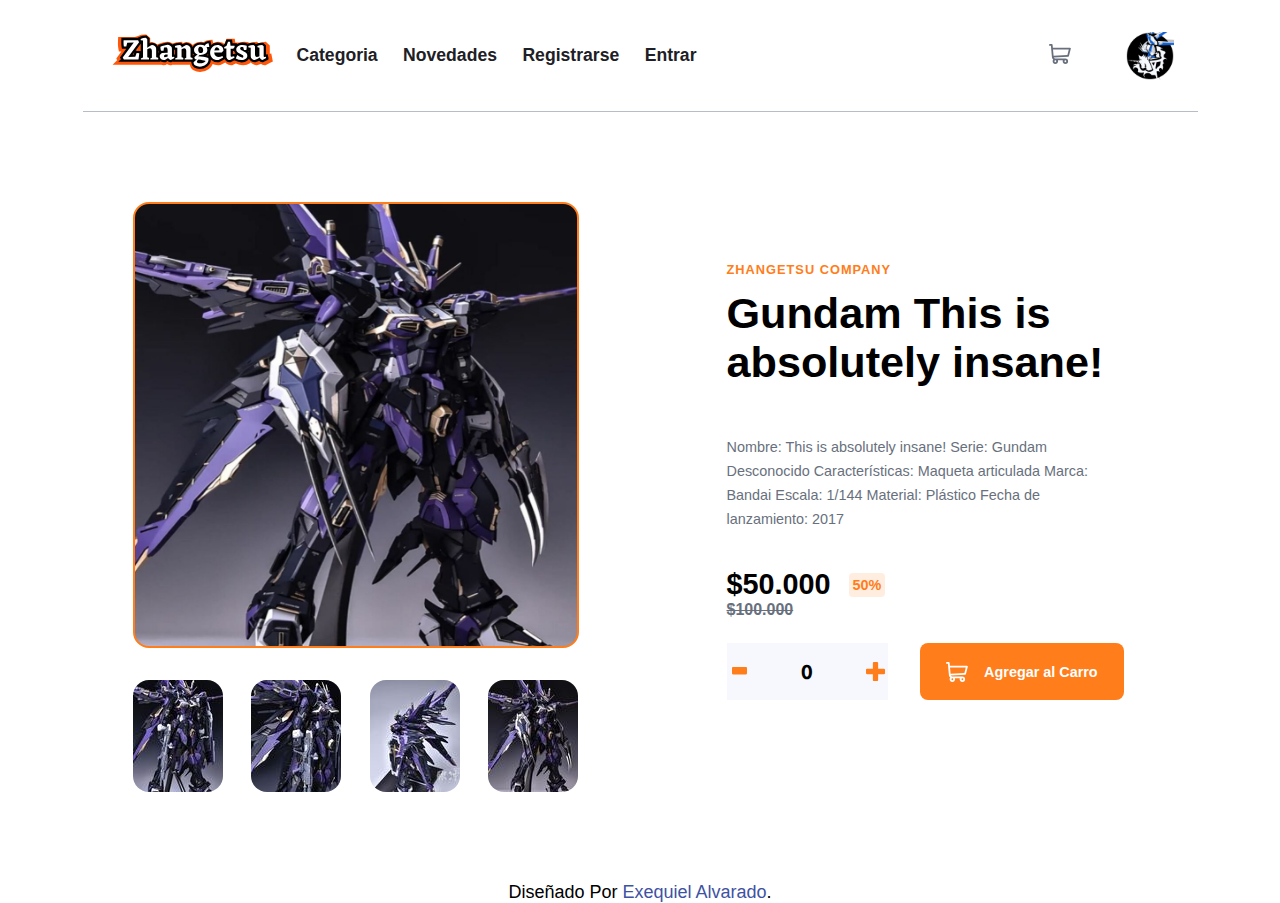
<file: html/producto5.html>
<!DOCTYPE html>
<html lang="en">
<head>
  <meta charset="UTF-8">
  <meta name="viewport" content="width=device-width, initial-scale=1.0"> <!-- displays site properly based on user's device -->

  <link rel="icon" type="image/png" sizes="32x32" href="./images/favicon-32x32.png">
  
  <title>Zhangetsu | E-commerce productos</title>
  <link rel="stylesheet" href="../main.css">

  <!-- Feel free to remove these styles or customise in your own stylesheet 👍 -->
  <style>
    .attribution { font-size: 18px; text-align: center; }
    .attribution a { color: hsl(228, 45%, 44%); }
  </style>
</head>
<body>

  <main class="main-container">
    <header class="header">
      <div class="header__navigation">
        
        <img class="header__menu" src="../img/icon-menu.svg" alt="menu icon">
        <a href="../index.html">
        <img class="header__logo" src="../img/logo.svg"   alt="logo">
        </a>

          <!-- menu navbar-->
        <nav class="navbar">
          <ul class="navbar__items">
            
            <li><a class="modal-navbar__link" href="categoria.html">Categoria</a></li> 
            
            <li><a class="modal-navbar__link" href="novedades.html">Novedades</a></li>
         
            <li><a class="modal-navbar__link" href="registrarse.html">Registrarse</a></li>
    
            <li><a class="modal-navbar__link" href="login.html">Entrar</a></li>
           
          </ul>
        </nav>

      </div>




     <!--inicio  modal navbar-->
      <div class="modal-navbar__background">
        <nav class="modal-navbar">
          <img class="modal-navbar__close-icon" src="../img/icon-close.svg" alt="">
          <ul class="modal-navbar__items">
            <li><a class="modal-navbar__link" href="categoria.html">Categoria</a></li> 
            
            <li><a class="modal-navbar__link" href="novedades.html">Novedades</a></li>
         
            <li><a class="modal-navbar__link" href="registrarse.html">Registrarse</a></li>
    
            <li><a class="modal-navbar__link" href="login.html">Entrar</a></li>
          </ul>
        </nav>
      </div>

     <!--final modal navbar-->
      <div class="header__cart-avatar">
        <div class="header__cart">
          <div class="header__cart--notification">0</div>
          <img src="../img/icon-cart.svg" alt="">
        </div>
        <img class="header__avatar" src="../img/image-avatar.png" alt="">
      </div>
    </header>


    <section class="content">
      <article class="gallery">
        <div class="gallery__image-container" >
           <style >
            .gallery__image-container{
              background-image: url('../img/image-product-5-1.jpg');
            }
            
          </style> 
          <img class="gallery__previus" src="../img/icon-previous.svg" alt="previos">
          <img class="gallery__next" src="../img/icon-next.svg" alt="next">
        </div>
        <div class="gallery__thumnails">
          <img id="1" class="gallery__thumnail" src="../img/image-product-5-1-thumbnail.jpg" alt="thumnail">
          <img id="2" class="gallery__thumnail" src="../img/image-product-5-2-thumbnail.jpg" alt="thumnail">
          <img id="3" class="gallery__thumnail" src="../img/image-product-5-3-thumbnail.jpg" alt="thumnail">
          <img id="4" class="gallery__thumnail" src="../img/image-product-5-4-thumbnail.jpg" alt="thumnail">
        </div>
      </article>

      <article class="details">
       <h2 class="details__company">Zhangetsu Company</h2>
       <h2 class="details__title">Gundam This is absolutely insane!</h2>
       <p class="details__description">Nombre: This is absolutely insane!
        Serie: Gundam Desconocido
        Características: Maqueta articulada
        Marca: Bandai  
        Escala: 1/144
        Material: Plástico
        Fecha de lanzamiento: 2017</p>

        <div class="details__prices">
          <p class="details__now">  $50.000  <span class="details__discount">50%</span> </p>
          <p class="details__before">  $100.000</p>
        </div>
        <div class="details__producto-quantity">
          <div class="input">
            <img class="input__minus" src="../img/icon-minus.svg" alt="minus">
            <input class="input__number" type="text" value="0">
            <img class="input__plus" src="../img/icon-plus.svg" alt="plus">
          </div>
          <button class="details__button"><img src="../img/icon-cart-whiter.svg" alt=""> Agregar al Carro</button>
        </div>
      </article>
    </section>

  <!--inicio cart modal-->
    <div class="cart-modal">
      <p class="cart-modal__title">Carrito de Gundams</p>
       <div class="cart-modal__chekout-container">
          <div class="cart-modal__details-container">
            <img class="cart-modal__image" src="../img/image-product-5-1-thumbnail.jpg" alt="">
            <div>
              <p class="cart-modal__product">Gundam This is absolutely insane!...</p>
              <p class="cart-modal__price">$125.000 x 3 <span>$375.000</span></p>
            </div>
            <img class="cart-modal__delete" src="../img/icon-delete.svg" alt="delete">
          </div>
          <button class="cart-modal__chekount">Checkout</button>
       </div>
    </div>
  <!--fin cart modal-->


  </main>

  <footer class="attribution">

    Diseñado Por <a href="https://exequiels.com" target="_blank">Exequiel Alvarado</a>.
  </footer>
  
<!--inicio gallery modal-->
  <div class="modal-gallery__background">
    <article class="modal-gallery">
      <div class="modal-gallery__close-container">
        <img class="modal-gallery__close" src="../img/icon-close.svg" alt="icon close">
      </div>
    
      <div class="modal-gallery__image-container">
        <style >
          .modal-gallery__image-container{
            background-image: url('../img/image-product-5-1.jpg');
          }
          
        </style> 
        <img class="modal-gallery__previus" src="../img/icon-previous.svg" alt="previos">
        <img class="modal-gallery__next" src="../img/icon-next.svg" alt="next">
      </div>
      <div class="modal-gallery__thumnails">
        <img id="m1" class="modal-gallery__thumnail" src="../img/image-product-5-1-thumbnail.jpg" alt="thumnail">
        <img id="m2" class="modal-gallery__thumnail" src="../img/image-product-5-2-thumbnail.jpg" alt="thumnail">
        <img id="m3" class="modal-gallery__thumnail" src="../img/image-product-5-3-thumbnail.jpg" alt="thumnail">
        <img id="m4" class="modal-gallery__thumnail" src="../img/image-product-5-4-thumbnail.jpg" alt="thumnail">
      </div>
    </article>
  </div>
<!--fin gallery modal-->

 

 

 
  



  <script src="../js/main5.js"></script>
</body>
</html>
</file>
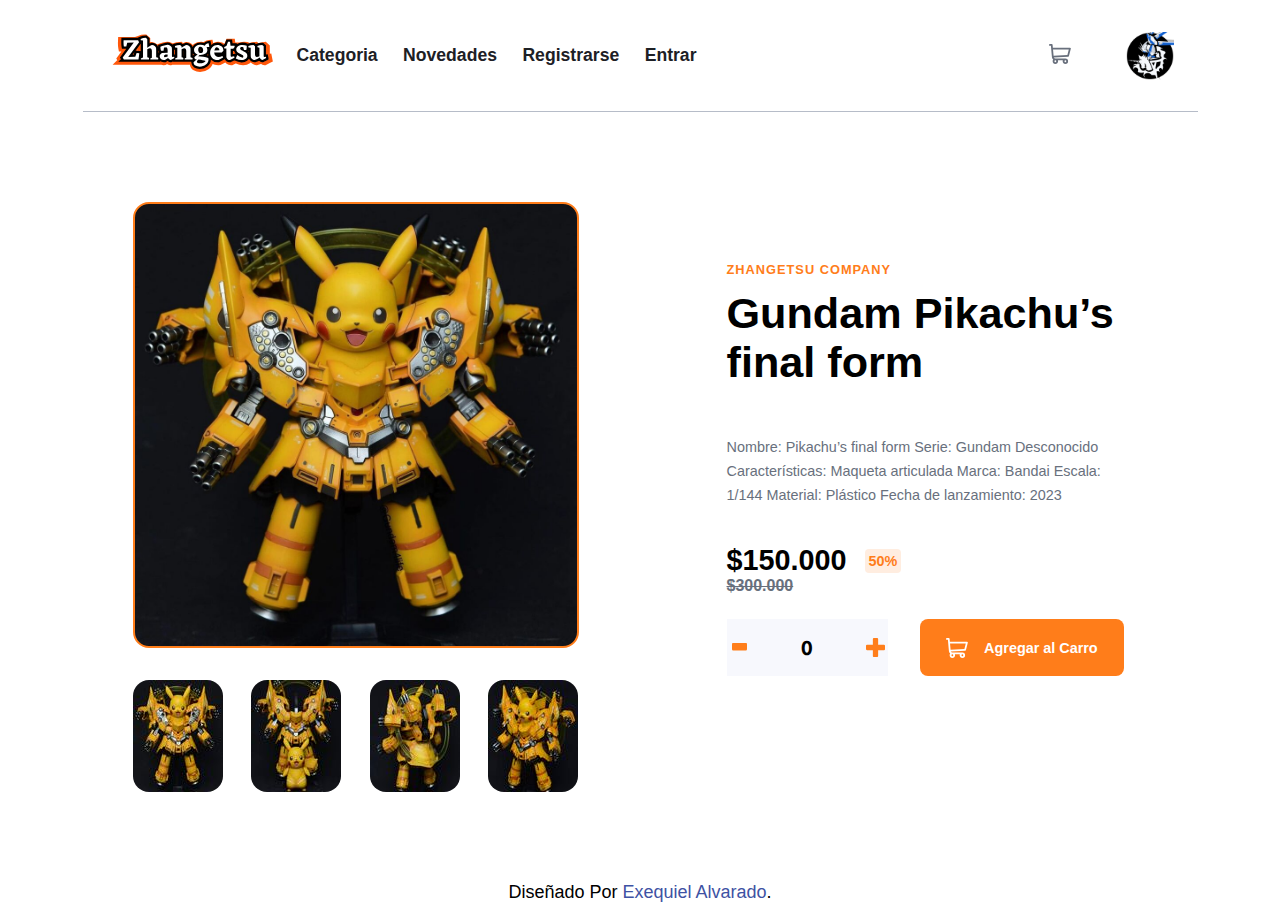
<file: html/producto6.html>
<!DOCTYPE html>
<html lang="en">
<head>
  <meta charset="UTF-8">
  <meta name="viewport" content="width=device-width, initial-scale=1.0"> <!-- displays site properly based on user's device -->

  <link rel="icon" type="image/png" sizes="32x32" href="./images/favicon-32x32.png">
  
  <title>Zhangetsu | E-commerce productos</title>
  <link rel="stylesheet" href="../main.css">

  <!-- Feel free to remove these styles or customise in your own stylesheet 👍 -->
  <style>
    .attribution { font-size: 18px; text-align: center; }
    .attribution a { color: hsl(228, 45%, 44%); }
  </style>
</head>
<body>

  <main class="main-container">
    <header class="header">
      <div class="header__navigation">
        
        <img class="header__menu" src="../img/icon-menu.svg" alt="menu icon">
        <a href="../index.html">
        <img class="header__logo" src="../img/logo.svg"   alt="logo">
        </a>

          <!-- menu navbar-->
        <nav class="navbar">
          <ul class="navbar__items">
            
            <li><a class="modal-navbar__link" href="categoria.html">Categoria</a></li> 
            
            <li><a class="modal-navbar__link" href="novedades.html">Novedades</a></li>
         
            <li><a class="modal-navbar__link" href="registrarse.html">Registrarse</a></li>
    
            <li><a class="modal-navbar__link" href="login.html">Entrar</a></li>
           
          </ul>
        </nav>

      </div>




     <!--inicio  modal navbar-->
      <div class="modal-navbar__background">
        <nav class="modal-navbar">
          <img class="modal-navbar__close-icon" src="../img/icon-close.svg" alt="">
          <ul class="modal-navbar__items">
            <li><a class="modal-navbar__link" href="categoria.html">Categoria</a></li> 
            
            <li><a class="modal-navbar__link" href="novedades.html">Novedades</a></li>
         
            <li><a class="modal-navbar__link" href="registrarse.html">Registrarse</a></li>
    
            <li><a class="modal-navbar__link" href="login.html">Entrar</a></li>
          </ul>
        </nav>
      </div>

     <!--final modal navbar-->
      <div class="header__cart-avatar">
        <div class="header__cart">
          <div class="header__cart--notification">0</div>
          <img src="../img/icon-cart.svg" alt="">
        </div>
        <img class="header__avatar" src="../img/image-avatar.png" alt="">
      </div>
    </header>


    <section class="content">
      <article class="gallery">
        <div class="gallery__image-container" >
           <style >
            .gallery__image-container{
              background-image: url('../img/image-product-6-1.jpg');
            }
            
          </style> 
          <img class="gallery__previus" src="../img/icon-previous.svg" alt="previos">
          <img class="gallery__next" src="../img/icon-next.svg" alt="next">
        </div>
        <div class="gallery__thumnails">
          <img id="1" class="gallery__thumnail" src="../img/image-product-6-1-thumbnail.jpg" alt="thumnail">
          <img id="2" class="gallery__thumnail" src="../img/image-product-6-2-thumbnail.jpg" alt="thumnail">
          <img id="3" class="gallery__thumnail" src="../img/image-product-6-3-thumbnail.jpg" alt="thumnail">
          <img id="4" class="gallery__thumnail" src="../img/image-product-6-4-thumbnail.jpg" alt="thumnail">
        </div>
      </article>

      <article class="details">
       <h2 class="details__company">Zhangetsu Company</h2>
       <h2 class="details__title">Gundam Pikachu’s final form</h2>
       <p class="details__description">Nombre: Pikachu’s final form
        Serie: Gundam Desconocido
        Características: Maqueta articulada
        Marca: Bandai  
        Escala: 1/144
        Material: Plástico
        Fecha de lanzamiento: 2023</p>

        <div class="details__prices">
          <p class="details__now">  $150.000  <span class="details__discount">50%</span> </p>
          <p class="details__before">  $300.000</p>
        </div>
        <div class="details__producto-quantity">
          <div class="input">
            <img class="input__minus" src="../img/icon-minus.svg" alt="minus">
            <input class="input__number" type="text" value="0">
            <img class="input__plus" src="../img/icon-plus.svg" alt="plus">
          </div>
          <button class="details__button"><img src="../img/icon-cart-whiter.svg" alt=""> Agregar al Carro</button>
        </div>
      </article>
    </section>

  <!--inicio cart modal-->
    <div class="cart-modal">
      <p class="cart-modal__title">Carrito de Gundams</p>
       <div class="cart-modal__chekout-container">
          <div class="cart-modal__details-container">
            <img class="cart-modal__image" src="../img/image-product-6-1-thumbnail.jpg" alt="">
            <div>
              <p class="cart-modal__product">Gundam This is absolutely insane!...</p>
              <p class="cart-modal__price">$125.000 x 3 <span>$375.000</span></p>
            </div>
            <img class="cart-modal__delete" src="../img/icon-delete.svg" alt="delete">
          </div>
          <button class="cart-modal__chekount">Checkout</button>
       </div>
    </div>
  <!--fin cart modal-->


  </main>

  <footer class="attribution">

    Diseñado Por <a href="https://exequiels.com" target="_blank">Exequiel Alvarado</a>.
  </footer>
  
<!--inicio gallery modal-->
  <div class="modal-gallery__background">
    <article class="modal-gallery">
      <div class="modal-gallery__close-container">
        <img class="modal-gallery__close" src="../img/icon-close.svg" alt="icon close">
      </div>
    
      <div class="modal-gallery__image-container">
        <style >
          .modal-gallery__image-container{
            background-image: url('../img/image-product-6-1.jpg');
          }
          
        </style> 
        <img class="modal-gallery__previus" src="../img/icon-previous.svg" alt="previos">
        <img class="modal-gallery__next" src="../img/icon-next.svg" alt="next">
      </div>
      <div class="modal-gallery__thumnails">
        <img id="m1" class="modal-gallery__thumnail" src="../img/image-product-6-1-thumbnail.jpg" alt="thumnail">
        <img id="m2" class="modal-gallery__thumnail" src="../img/image-product-6-2-thumbnail.jpg" alt="thumnail">
        <img id="m3" class="modal-gallery__thumnail" src="../img/image-product-6-3-thumbnail.jpg" alt="thumnail">
        <img id="m4" class="modal-gallery__thumnail" src="../img/image-product-6-4-thumbnail.jpg" alt="thumnail">
      </div>
    </article>
  </div>
<!--fin gallery modal-->

 

 

 
  



  <script src="../js/main6.js"></script>
</body>
</html>
</file>
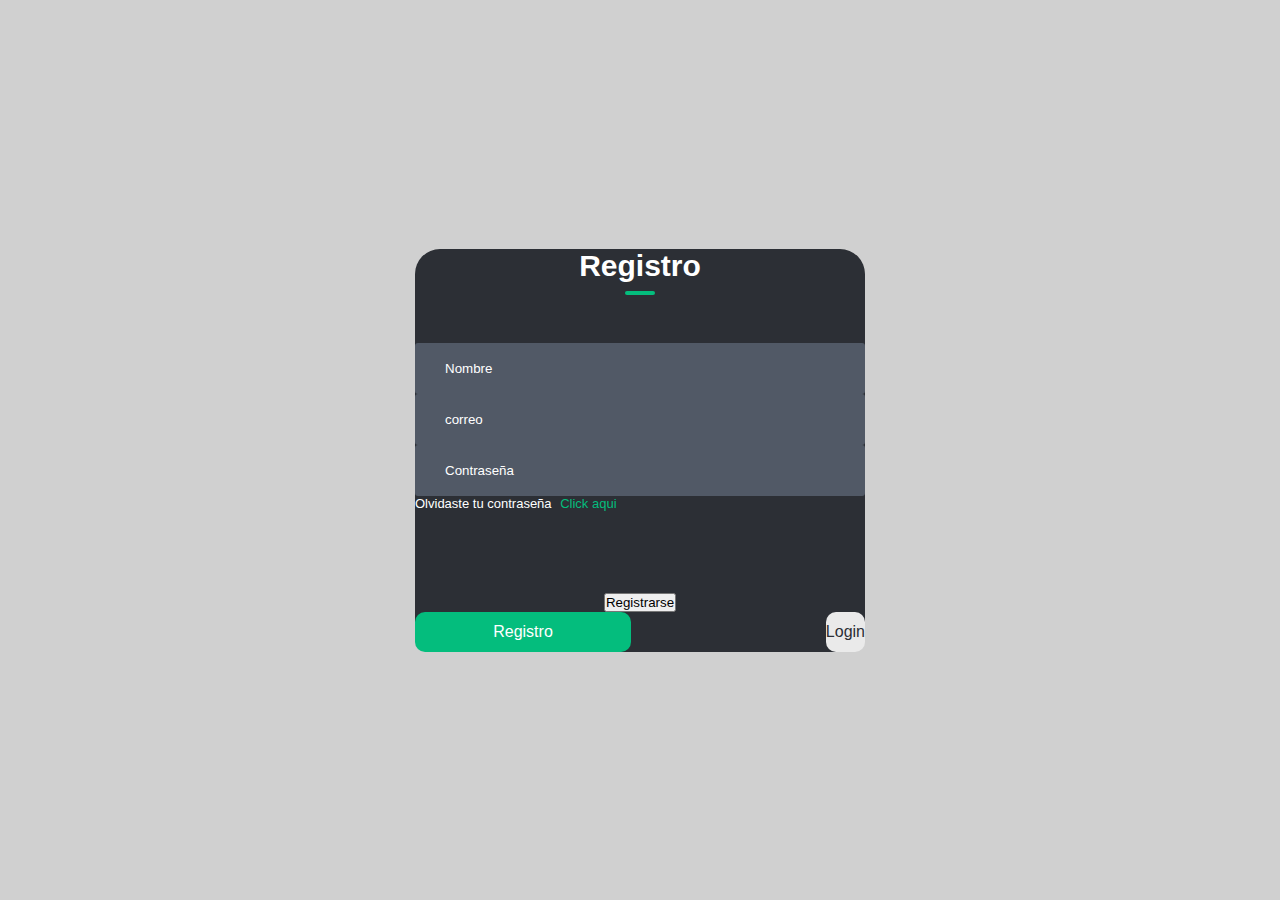
<file: html/registrarse.html>
<!DOCTYPE html>
<html lang="en">
<head>
  <meta charset="UTF-8">
  <meta http-equiv="X-UA-Compatible" content="IE=edge">
  <meta name="viewport" content="width=device-width, initial-scale=1.0">
  <title>formulario</title>
  <link rel="stylesheet" href="../main.css">
  <link rel="stylesheet" href="https://cdnjs.cloudflare.com/ajax/libs/font-awesome/6.4.0/css/all.min.css" integrity="sha512-iecdLmaskl7CVkqkXNQ/ZH/XLlvWZOJyj7Yy7tcenmpD1ypASozpmT/E0iPtmFIB46ZmdtAc9eNBvH0H/ZpiBw==" crossorigin="anonymous" referrerpolicy="no-referrer" />
</head>
<body>
    
    <div class="container">
        <div class="form-content">
          <h1 id="title">Registro</h1>
            <form id="login-form">
              <div class="input-group">
                <!--usuarios-->
                  <div class="input-field" id="nameInput">
                    <i class="fa-solid fa-user"></i>
                    <input type="text" placeholder="Nombre" id="usuario" name="usuario">
                  </div>
                     <!--correo-->
                     <div class="input-field" >
                      <i class="fa-solid fa-envelope"></i>
                      <input type="email"  id="email" placeholder="correo" name="email">
                    </div>
                        <!--Clave-->
                    <div class="input-field" >
                      <i class="fa-solid fa-lock"></i>
                      <input type="password" placeholder="Contraseña" id="pwd" name="pwd">
                    </div>
                  <p>Olvidaste tu contraseña <a href="#">Click aqui</a></p>
              </div>
              <button type="submit"  >Registrarse</button>
              <div class="btn-field">
                  <button  id="signUp" type="button">Registro</button>
                  <div></div>
                  <a href="../html/login.html"><button   id="signIn" type="button" class="disable"> Login</button> </a>

              </div>
            </form>
            <p id="message"></p>
        </div>
    </div>

    <script src="../js/registrarse.js"></script>
</body>
</html>
</file>
<file: main.css>
@charset "UTF-8";
@import url("https://fonts.googleapis.com/css2?family=Kumbh+Sans:wght@400;700&display=swap");
/* Colors */
/* Primary */
/* Neutral */
/* sass sass/style.scss main.css --watch   (en terminal promp para actualizar los cambios en css */
* {
  margin: 0;
  padding: 0;
  box-sizing: border-box;
}

body {
  font-family: "Kumbh Sans", sans-serif;
}

.header {
  display: flex;
  align-items: center;
  justify-content: space-between;
  height: 68px;
  padding: 0 24px;
}
@media (min-width: 115px) {
  .header {
    height: 112px;
    border-bottom: 1px solid hsl(220, 14%, 75%);
  }
}
.header__navigation {
  width: 175px;
  height: 100%;
  display: flex;
  align-items: center;
  justify-content: space-between;
}
@media (min-width: 1115px) {
  .header__navigation {
    width: 590px;
  }
}
.header__menu:hover {
  cursor: pointer;
}
@media (min-width: 1115px) {
  .header__menu {
    display: none;
  }
}
.header__cart-avatar {
  display: flex;
  align-items: center;
  justify-content: space-between;
  width: 70px;
}
@media (min-width: 1115px) {
  .header__cart-avatar {
    width: 125px;
  }
}
.header__cart {
  position: relative;
}
.header__cart--notification {
  display: none;
  background-color: hsl(26, 100%, 55%);
  width: 15px;
  height: 12px;
  border-radius: 16px;
  position: absolute;
  top: -2px;
  right: -5px;
  font-size: 0.6em;
  text-align: center;
  color: hsl(0, 0%, 100%);
}
.header__cart:hover {
  cursor: pointer;
}
.header__avatar {
  width: 24px;
}
@media (min-width: 1115px) {
  .header__avatar {
    width: 48px;
  }
}
.header__avatar:hover {
  cursor: pointer;
  border: 2px solid hsl(26, 100%, 55%);
  border-radius: 50%;
}

.navbar {
  display: none;
  width: 400px;
}
.navbar__items {
  list-style: none;
  display: flex;
  justify-content: space-between;
}
.navbar__link {
  text-decoration: none;
  color: hsl(219, 9%, 45%);
  display: block;
  height: 112px;
  padding-top: 42px;
}
.navbar__link:hover {
  border-bottom: 4px solid hsl(26, 100%, 55%);
}
@media (min-width: 1115px) {
  .navbar {
    display: block;
  }
}

.modal-navbar {
  background-color: hsl(0, 0%, 100%);
  width: 250px;
  height: 100%;
  padding: 28px 24px;
}
.modal-navbar__background {
  background-color: hsla(0, 0%, 0%, 0.9);
  position: absolute;
  top: 0;
  left: 0;
  width: 100%;
  height: 100%;
  z-index: 1;
  overflow: hidden;
}
.modal-navbar__items {
  display: flex;
  flex-direction: column;
  justify-content: space-between;
  height: 200px;
  list-style: none;
  margin-top: 50px;
}
.modal-navbar__link {
  text-decoration: none;
  color: hsl(220, 13%, 13%);
  font-weight: 700;
  font-size: 1.1em;
}
.modal-navbar__close-incon:hover {
  cursor: pointer;
}

.gallery__image-container {
  border: 2px solid hsl(26, 100%, 55%);
  height: 300px;
  width: 100%;
  background-image: url("../img/image-product-1.jpg");
  background-position-y: -35px;
  background-size: cover;
}
.gallery__previus {
  background-color: hsl(0, 0%, 100%);
  width: 40px;
  height: 40px;
  padding: 12px;
  border-radius: 50%;
  position: absolute;
  top: 170px;
  left: 15px;
}
.gallery__previus:hover {
  cursor: pointer;
}
@media (min-width: 1115px) {
  .gallery__previus {
    display: none;
  }
}
.gallery__next {
  background-color: hsl(0, 0%, 100%);
  width: 40px;
  height: 40px;
  padding: 12px;
  border-radius: 50%;
  position: absolute;
  top: 170px;
  left: 320px;
}
.gallery__next:hover {
  cursor: pointer;
}
@media (min-width: 1115px) {
  .gallery__next {
    display: none;
  }
}
.gallery__thumnails {
  display: none;
}
@media (min-width: 1115px) {
  .gallery__thumnails {
    display: flex;
    justify-content: space-between;
  }
}
.gallery__thumnail {
  width: 90px;
  border-radius: 16px;
}
.gallery__thumnail:hover {
  cursor: pointer;
  border: 2px solid hsl(26, 100%, 55%);
}
@media (min-width: 1115px) {
  .gallery {
    width: 446px;
    cursor: pointer;
  }
  .gallery__image-container {
    background-position-y: 0;
    border-radius: 16px;
    width: 446px;
    height: 446px;
    margin-bottom: 32px;
  }
}

.details {
  padding: 24px;
}
.details__company {
  color: hsl(26, 100%, 55%);
  text-transform: uppercase;
  font-size: 0.8em;
  letter-spacing: 1px;
  margin-bottom: 12px;
}
.details__title {
  font-size: 1.7em;
  margin-bottom: 16px;
}
.details__description {
  font-size: 0.94em;
  color: hsl(219, 9%, 45%);
  line-height: 24px;
  margin-bottom: 24px;
}
.details__prices {
  display: flex;
  justify-content: space-between;
  margin-bottom: 24px;
  align-items: center;
}
.details__now {
  font-size: 1.8em;
  font-weight: 700;
  display: flex;
  align-items: center;
  gap: 18px;
}
.details__discount {
  font-size: 0.5em;
  background-color: hsl(25, 100%, 94%);
  color: hsl(26, 100%, 55%);
  padding: 4px;
  border-radius: 4px;
}
.details__before {
  font-weight: 700;
  color: hsl(219, 9%, 45%);
  text-decoration: line-through;
}
.details__button {
  background-color: hsl(26, 100%, 55%);
  width: 100%;
  height: 57px;
  border-radius: 8px;
  border: none;
  color: hsl(0, 0%, 100%);
  font-size: 0.9em;
  font-weight: 700;
  display: flex;
  align-items: center;
  justify-content: center;
  gap: 16px;
}
.details__button:hover {
  cursor: pointer;
  opacity: 0.5;
}
@media (min-width: 1115px) {
  .details {
    width: 446px;
    padding-top: 60px;
  }
  .details__title {
    font-size: 2.7em;
    margin-bottom: 48px;
  }
  .details__description {
    font-size: 0.9em;
    margin-bottom: 37px;
  }
  .details__prices {
    flex-direction: column;
    align-items: flex-start;
  }
  .details__producto-quantity {
    display: flex;
    gap: 32px;
  }
}

.input {
  height: 57px;
  display: flex;
  justify-content: space-between;
  background-color: hsl(223, 64%, 98%);
}
.input__minus {
  width: 25px;
  height: 100%;
  padding: 24px 5px;
}
.input__minus:hover {
  cursor: pointer;
}
.input__number {
  width: 100%;
  border: none;
  background-color: hsl(223, 64%, 98%);
  font-size: 1.2em;
  font-weight: 700;
  font-family: "Kumbh Sans", sans-serif;
  text-align: center;
  outline: none;
}
.input__plus {
  width: 25px;
  height: 100%;
  padding: 19px 3px;
}
.input__plus:hover {
  cursor: pointer;
}

.cart-modal {
  display: none;
  width: 360px;
  height: 260px;
  border-radius: 8px;
  box-shadow: 3px 3px 10px;
  position: absolute;
  top: 75px;
  right: 6px;
  background-color: hsl(0, 0%, 100%);
}
.cart-modal__title {
  font-weight: 700;
  padding: 24px;
  border-bottom: 1px solid hsl(220, 14%, 75%);
}
.cart-modal__chekout-container {
  padding: 24px;
}
.cart-modal__details-container {
  display: flex;
  align-items: center;
  justify-content: space-between;
  margin-bottom: 24px;
  color: hsl(219, 9%, 45%);
}
.cart-modal__image {
  width: 50px;
  border-radius: 4px;
}
.cart-modal__price span {
  color: hsl(0, 0%, 0%);
  font-weight: 700;
}
.cart-modal__delete:hover {
  cursor: pointer;
}
.cart-modal__chekount {
  background-color: hsl(26, 100%, 55%);
  width: 100%;
  height: 57px;
  border-radius: 8px;
  border: none;
  color: hsl(0, 0%, 100%);
  font-size: 0.9em;
  font-weight: 700;
  display: flex;
  align-items: center;
  justify-content: center;
  gap: 16px;
}
.cart-modal__chekount:hover {
  cursor: pointer;
  opacity: 0.5;
}

.modal-gallery {
  width: 550px;
}
.modal-gallery__background {
  background-color: hsla(0, 0%, 0%, 0.9);
  position: absolute;
  top: 0;
  left: 0;
  width: 100%;
  height: 100%;
  z-index: 1;
  overflow: hidden;
  display: none;
  place-content: center;
}
.modal-gallery__close-container {
  text-align: right;
  height: 30px;
}
.modal-gallery__close {
  width: 16px;
}
.modal-gallery__close:hover {
  cursor: pointer;
  content: url("../img/icon-close-orange.svg");
}
.modal-gallery__image-container {
  background-image: url("../img/image-product-1.jpg");
  height: 446px;
  background-size: cover;
  border-radius: 16px;
  margin-bottom: 32px;
  position: relative;
  border: 1px solid hsl(26, 100%, 55%);
}
.modal-gallery__thumnails {
  display: flex;
  justify-content: space-between;
  width: 450px;
  margin: auto;
}
.modal-gallery__thumnail {
  border: 1px solid hsl(25, 100%, 94%);
  width: 90px;
  border-radius: 16px;
}
.modal-gallery__thumnail:hover {
  cursor: pointer;
  border: 2px solid hsl(26, 100%, 55%);
}
.modal-gallery__previus {
  background-color: hsl(0, 0%, 100%);
  width: 40px;
  height: 40px;
  padding: 12px;
  border-radius: 50%;
  position: absolute;
  top: 190px;
  left: -15px;
}
.modal-gallery__previus:hover {
  cursor: pointer;
}
@media (min-width: 1115px) {
  .modal-gallery__previus {
    display: block;
  }
}
.modal-gallery__next {
  background-color: hsl(0, 0%, 100%);
  width: 40px;
  height: 40px;
  padding: 12px;
  border-radius: 50%;
  position: absolute;
  top: 190px;
  left: 520px;
}
.modal-gallery__next:hover {
  cursor: pointer;
}
@media (min-width: 1115px) {
  .modal-gallery__next {
    display: block;
  }
}

* {
  margin: 0;
  padding: 0;
  font-family: Arial, Helvetica, sans-serif;
  box-sizing: border-box;
  text-decoration: none;
}

.container {
  width: 100%;
  height: 100vh;
  background-color: #d0d0d0;
  display: flex;
  align-items: center;
  justify-content: center;
}

.form-content {
  width: 100%;
  max-width: 450px;
  background-color: #2c2f35;
  text-align: center;
  border-radius: 25px;
}

.form-content h1 {
  font-size: 30px;
  margin-bottom: 60px;
  color: white;
  position: relative;
}

.form-content h1::after {
  content: "";
  width: 30px;
  height: 4px;
  border-radius: 2px;
  background: #04bd7d;
  position: absolute;
  bottom: -12px;
  left: 50%;
  transform: translateX(-50%);
}

.input-field {
  background-color: #515966;
  margin: 15px, 0;
  border-radius: 3px;
  display: flex;
  align-items: center;
  transition: max-height 0.5s;
  overflow: hidden;
}

input {
  width: 100%;
  background: transparent;
  border: 0;
  outline: none;
  padding: 18px 15px;
}

input::placeholder {
  color: white;
}

.input-field i {
  margin-left: 15px;
  color: #04bd7d;
}

form p {
  color: white;
  text-align: left;
  font-size: 13px;
}

form p a {
  color: #04bd7d;
  margin-left: 5px;
}

.btn-field {
  width: 100%;
  display: flex;
  justify-content: space-between;
}

.btn-field button {
  flex-basis: 48%;
  font-size: 16px;
  background-color: #04bd7d;
  color: white;
  height: 40px;
  border-radius: 10px;
  border: 0;
  outline: 0;
  cursor: pointer;
  transition: background 1s;
}

.input-group {
  height: 250px;
}

.btn-field button.disable {
  background-color: #eaeaea;
  color: #2c2f35;
}

.category__list {
  display: flex;
  justify-content: center;
  align-items: center;
  flex-wrap: wrap;
  justify-content: space-between;
}

.category__totulo {
  justify-content: center;
}

.category__item-titulo {
  text-align: center;
  color: hsl(26, 100%, 55%);
}

.category__item {
  border: 2px solid orangered;
  display: flex;
  justify-items: center;
  text-align: center;
  width: 200px; /* Ajusta el ancho según tus necesidades */
  height: 200px; /* Ajusta el alto según tus necesidades */
  margin: 10px; /* Ajusta los márgenes según tus necesidades */
  background-size: cover;
  background-position: center;
  margin-bottom: 50px;
}

.category__item img {
  background-size: cover;
  background-position: center;
}

/* y  sass sass/style.scss main.css --watch  (en terminal promp para actualizar los cambios en css */
.main-container {
  width: 375px;
  margin: auto;
  position: relative;
  /*super poder de sass nestin para meter dentro de los parametro de responsive */
}
@media (min-width: 1115px) {
  .main-container {
    width: 1115px;
  }
}

@media (min-width: 1115px) {
  .content {
    display: flex;
    padding: 90px 50px;
    gap: 124px;
  }
}

.show {
  display: block;
}

.cart-empty {
  font-weight: 700;
  color: hsla(0, 0%, 0%, 0.9);
  border: 1px solid red;
  text-align: center;
  margin-top: 30px;
}

/*# sourceMappingURL=main.css.map */
</file>
